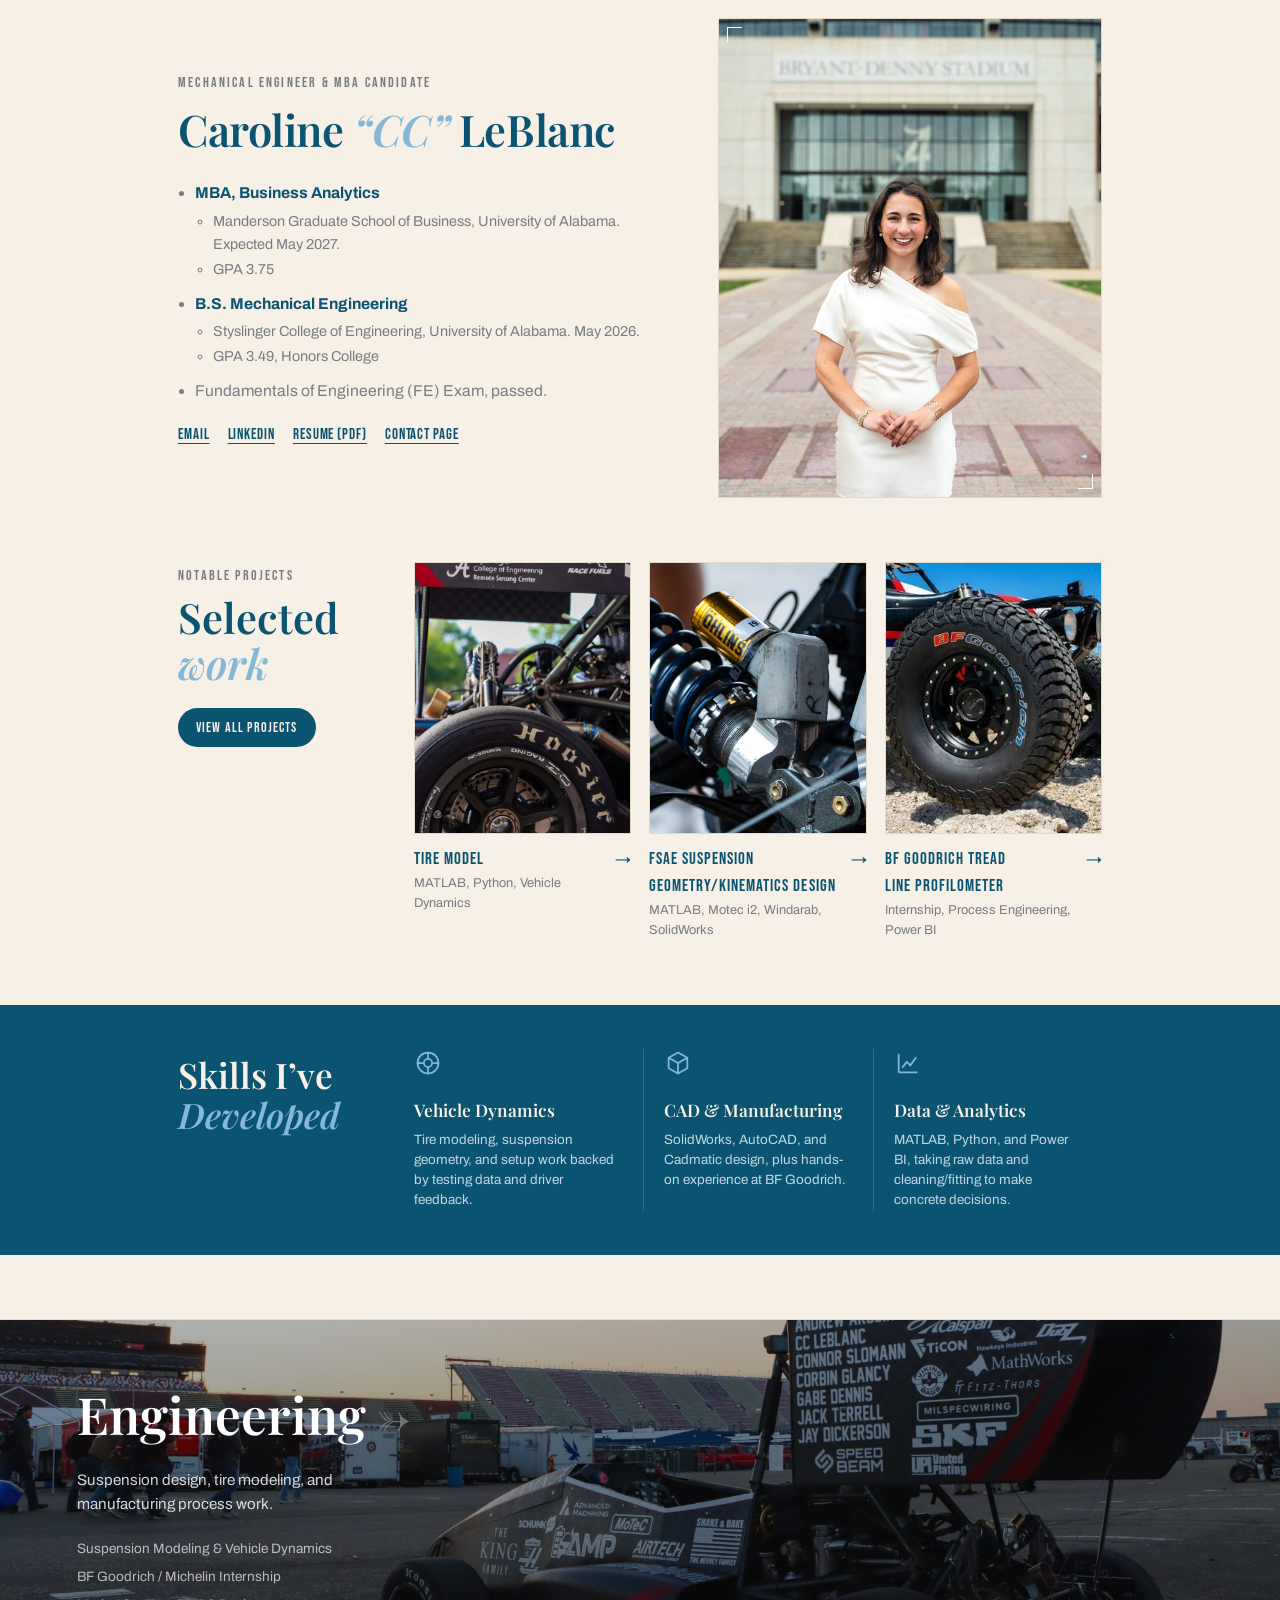
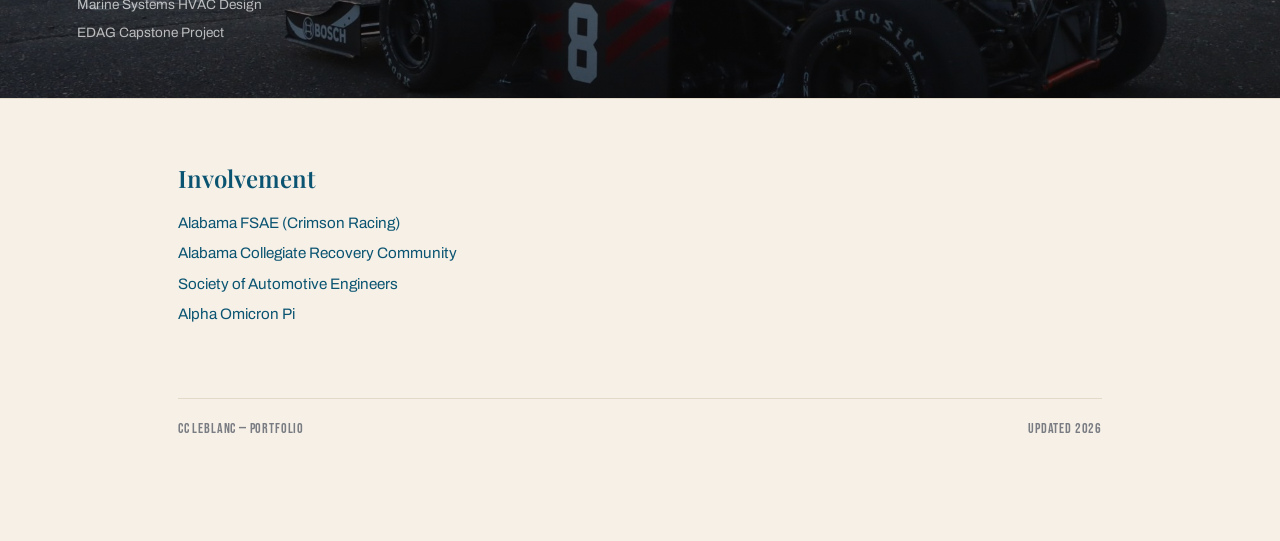
<file: index.html>
<!doctype html>
<html lang="en">
<head>
<meta charset="utf-8">
<meta name="viewport" content="width=device-width, initial-scale=1">
<title>CC LeBlanc - Drafts</title>
<link rel="stylesheet" href="https://fonts.googleapis.com/css2?family=Playfair+Display:ital,wght@0,500;0,600;0,700;1,500;1,600&family=Archivo:wght@400;500;600;700&family=Bebas+Neue&display=swap">
<link rel="stylesheet" href="css/style.css">
</head>
<body>

<main>

    <div class="hero">
      <div>
        <span class="eyebrow">Mechanical Engineer &amp; MBA Candidate</span>
        <h1 class="serif">Caroline <em>“CC”</em> LeBlanc</h1>
        <ul class="bio-edu">
          <li><strong>MBA, Business Analytics</strong>
            <ul>
              <li>Manderson Graduate School of Business, University of Alabama. Expected May 2027.</li>
              <li>GPA 3.75</li>
            </ul>
          </li>
          <li><strong>B.S. Mechanical Engineering</strong>
            <ul>
              <li>Styslinger College of Engineering, University of Alabama. May 2026.</li>
              <li>GPA 3.49, Honors College</li>
            </ul>
          </li>
          <li>Fundamentals of Engineering (FE) Exam, passed.</li>
        </ul>
        <div class="hero-links">
          <a href="mailto:caroline.leblanc152@gmail.com">Email</a>
          <a href="https://www.linkedin.com/in/carolinecleblanc" target="_blank" rel="noopener">LinkedIn</a>
          <a href="resume.pdf" target="_blank" rel="noopener">Resume (PDF)</a>
          <a href="contact.html">Contact page</a>
        </div>
      </div>
      <div class="frame">
        <img src="images/headshot.jpg" alt="Caroline &quot;CC&quot; LeBlanc standing in front of Bryant-Denny Stadium">
      </div>
    </div>

    <!-- NOTABLE PROJECTS -->
    <section class="notable" aria-labelledby="notable-title">
      <div>
        <span class="eyebrow">Notable Projects</span>
        <h2 id="notable-title">Selected <em>work</em></h2>
        <a class="pill" href="engineering/index.html">View all projects</a>
      </div>
      <div class="notable-grid">
        <a class="n-card" href="engineering/tire-model.html">
          <div class="n-cover">
            <img src="images/engineering.jpg" alt="Hoosier racing tire on Crimson Racing FSAE car" style="object-position:center 88%;">
          </div>
          <div class="n-meta">
            <div><h3>Tire Model</h3><p>MATLAB, Python, Vehicle Dynamics</p></div>
            <span class="arrow" aria-hidden="true">→</span>
          </div>
        </a>
        <a class="n-card" href="engineering/suspension.html">
          <div class="n-cover">
            <img src="images/Suspensiongeo.jpg" alt="Alabama FSAE CR26I Rear Suspension" style="object-position:center 88%;">
          </div>
          <div class="n-meta">
            <div><h3>FSAE Suspension Geometry/Kinematics Design</h3><p>MATLAB, Motec i2, Windarab, SolidWorks</p></div>
            <span class="arrow" aria-hidden="true">→</span>
          </div>
        </a>
        <a class="n-card" href="engineering/bf-goodrich.html">
          <div class="n-cover">
            <img src="images/bfgtire.jpg" alt="BFGoodrich Baja Tire" style="object-position:center 88%;">
          </div>
          <div class="n-meta">
            <div><h3>BF Goodrich Tread Line Profilometer</h3><p>Internship, Process Engineering, Power BI</p></div>
            <span class="arrow" aria-hidden="true">→</span>
          </div>
        </a>
      </div>
    </section>

    <!-- SKILLS STRIP -->
    <section class="skills" aria-labelledby="skills-title">
      <div class="skills-inner">
        <div>
          <h2 id="skills-title">Skills I&rsquo;ve <em>Developed</em></h2>
        </div>
        <div class="skill-grid">
          <div class="skill">
            <svg viewBox="0 0 24 24" fill="none" stroke="currentColor" stroke-width="1.5" aria-hidden="true"><circle cx="12" cy="12" r="9"/><circle cx="12" cy="12" r="3.5"/><path d="M12 3v5.5M12 15.5V21M3 12h5.5M15.5 12H21"/></svg>
            <h3>Vehicle Dynamics</h3>
            <p>Tire modeling, suspension geometry, and setup work backed by testing data and driver feedback.</p>
          </div>
          <div class="skill">
            <svg viewBox="0 0 24 24" fill="none" stroke="currentColor" stroke-width="1.5" aria-hidden="true"><path d="M12 3l8 4.5v9L12 21l-8-4.5v-9z"/><path d="M4 7.5l8 4.5 8-4.5M12 12v9"/></svg>
            <h3>CAD &amp; Manufacturing</h3>
            <p>SolidWorks, AutoCAD, and Cadmatic design, plus hands-on experience at BF Goodrich.</p>
          </div>
          <div class="skill">
            <svg viewBox="0 0 24 24" fill="none" stroke="currentColor" stroke-width="1.5" aria-hidden="true"><path d="M4 20V4M4 20h16"/><path d="M7 16l4-5 3 3 5-7"/></svg>
            <h3>Data &amp; Analytics</h3>
            <p>MATLAB, Python, and Power BI, taking raw data and cleaning/fitting to make concrete decisions.</p>
          </div>
        </div>
      </div>
    </section>

    <div class="fork">
      <a class="fork-half eng" href="engineering/index.html">
        <div class="fork-bg"></div>
        <div class="fork-content">
          <h2>Engineering<span class="arrow">→</span></h2>
          <p class="fork-tagline">Suspension design, tire modeling, and manufacturing process work.</p>
          <div class="fork-chips">
            <span>Suspension Modeling &amp; Vehicle Dynamics</span>
            <span>BF Goodrich / Michelin Internship</span>
            <span>Marine Systems HVAC Design</span>
            <span>EDAG Capstone Project</span>
          </div>
        </div>
      </a>

      <!-- SAVING THIS FOR LATER
      <a class="fork-half creative" href="creative/index.html">
        <div class="fork-bg"></div>
        <div class="fork-content">
          <h2>Creative<span class="arrow">→</span></h2>
          <p class="fork-tagline">Building the brand, systems, and people behind a team's public face.</p>
          <div class="fork-chips">
            <span>Building the Comms Subteam</span>
            <span>Graphic Design</span>
            <span>Photography</span>
            <span>Videography</span>
          </div>
        </div>
      </a> -->
    </div>

    <div class="split" style="grid-template-columns:1fr;max-width:56ch;">
      <div class="block">
        <h3>Involvement</h3>
        <div class="involve-list">
          <div>Alabama FSAE (Crimson Racing)</div>
          <div>Alabama Collegiate Recovery Community</div>
          <div>Society of Automotive Engineers</div>
          <div>Alpha Omicron Pi</div>
        </div>
      </div>
    </div>

    <footer class="pagefoot">
      <span>CC LeBlanc — Portfolio</span>
      <span>Updated 2026</span>
    </footer>

</main>

<script>
  // The site used to be one page with #links (e.g. /#tire-model).
  // Send anyone with an old bookmark to the matching new page.
  (function(){
    var old = {"engineering":"engineering/index.html", "tire-model":"engineering/tire-model.html", "suspension":"engineering/suspension.html", "manufacturing":"engineering/bf-goodrich.html", "eng-other":"engineering/marine-edag.html", "creative":"creative/index.html", "creative-team":"creative/comms-subteam.html", "creative-design":"creative/graphic-design.html", "creative-photo":"creative/photography.html", "creative-video":"creative/videography.html", "contact":"contact.html"};
    var to = old[location.hash.slice(1)];
    if(to) location.replace(to);
  })();
</script>

</body>
</html>
</file>
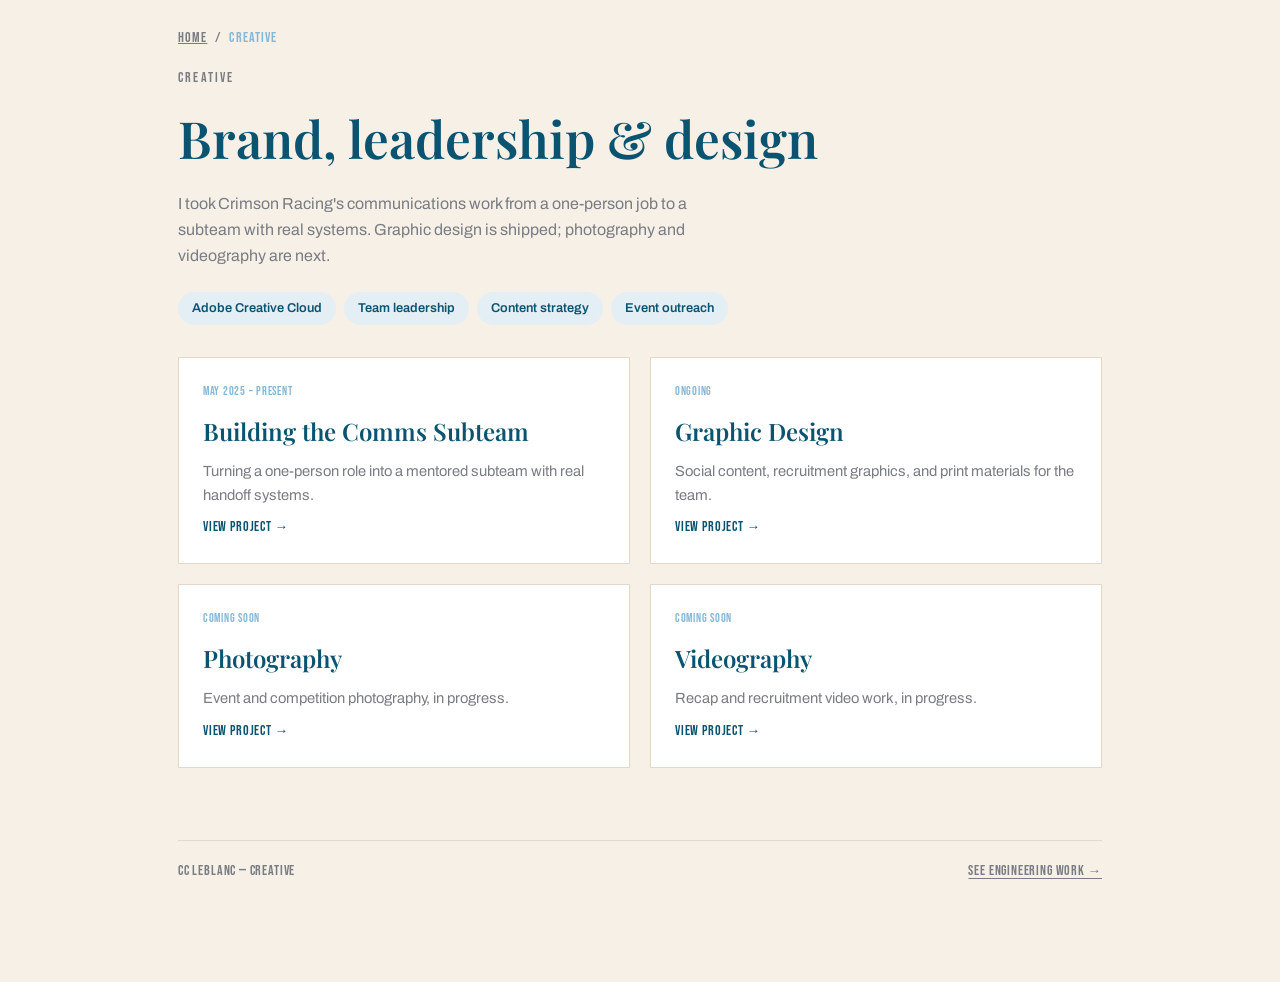
<file: creative/index.html>
<!doctype html>
<html lang="en">
<head>
<meta charset="utf-8">
<meta name="viewport" content="width=device-width, initial-scale=1">
<title>Creative · CC LeBlanc</title>
<link rel="stylesheet" href="https://fonts.googleapis.com/css2?family=Playfair+Display:ital,wght@0,500;0,600;0,700;1,500;1,600&family=Archivo:wght@400;500;600;700&family=Bebas+Neue&display=swap">
<link rel="stylesheet" href="../css/style.css">
</head>
<body>

<main data-parent="creative">

    <div class="crumbs creative"><a href="../index.html">Home</a><span>/</span><span class="cur">Creative</span></div>
    <div class="hub-head">
      <span class="eyebrow creative">Creative</span>
      <h1>Brand, leadership &amp; design</h1>
      <p>I took Crimson Racing's communications work from a one-person job to a subteam with real systems. Graphic design is shipped; photography and videography are next.</p>
      <div class="tool-strip">
        <span>Adobe Creative Cloud</span><span>Team leadership</span><span>Content strategy</span><span>Event outreach</span>
      </div>
    </div>

    <div class="card-grid">
      <a class="proj-card creative" href="comms-subteam.html">
        <span class="tag">May 2025 – present</span>
        <h3>Building the Comms Subteam</h3>
        <p>Turning a one-person role into a mentored subteam with real handoff systems.</p>
        <span class="go">View project →</span>
      </a>
      <a class="proj-card creative" href="graphic-design.html">
        <span class="tag">Ongoing</span>
        <h3>Graphic Design</h3>
        <p>Social content, recruitment graphics, and print materials for the team.</p>
        <span class="go">View project →</span>
      </a>
      <a class="proj-card creative" href="photography.html">
        <span class="tag">Coming soon</span>
        <h3>Photography</h3>
        <p>Event and competition photography, in progress.</p>
        <span class="go">View project →</span>
      </a>
      <a class="proj-card creative" href="videography.html">
        <span class="tag">Coming soon</span>
        <h3>Videography</h3>
        <p>Recap and recruitment video work, in progress.</p>
        <span class="go">View project →</span>
      </a>
    </div>

    <footer class="pagefoot">
      <span>CC LeBlanc — Creative</span>
      <a href="../engineering/index.html">See Engineering work →</a>
    </footer>

</main>

</body>
</html>
</file>
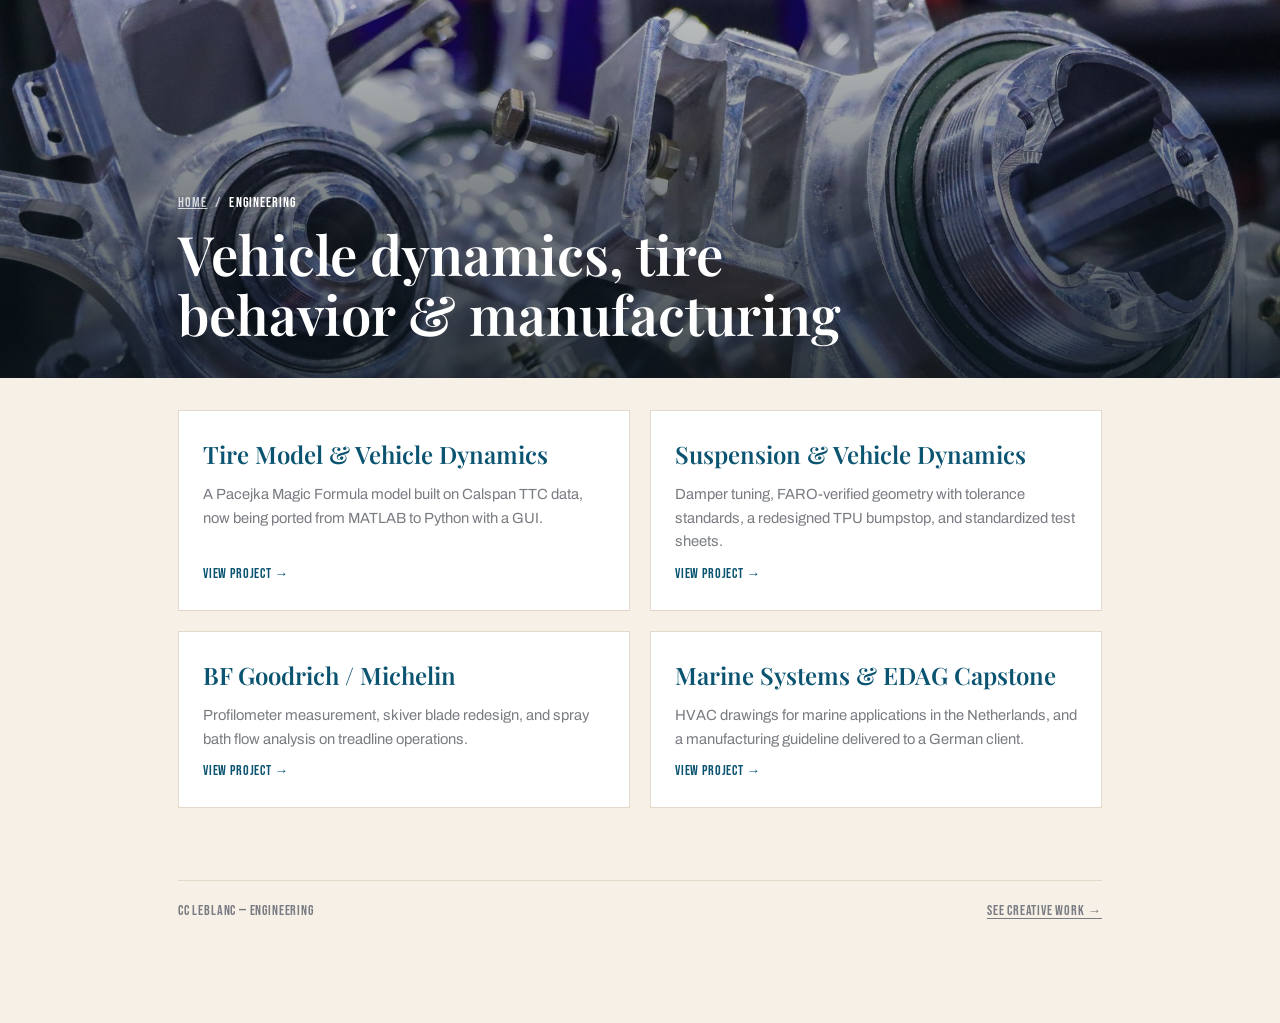
<file: engineering/index.html>
<!doctype html>
<html lang="en">
<head>
<meta charset="utf-8">
<meta name="viewport" content="width=device-width, initial-scale=1">
<title>Engineering · CC LeBlanc</title>
<link rel="stylesheet" href="https://fonts.googleapis.com/css2?family=Playfair+Display:ital,wght@0,500;0,600;0,700;1,500;1,600&family=Archivo:wght@400;500;600;700&family=Bebas+Neue&display=swap">
<link rel="stylesheet" href="../css/style.css">
</head>
<body>

<main data-parent="engineering">

    <header class="hub-hero" style="background-image:url('../images/engineering-header.jpg')">
      <div class="hub-hero-inner">
        <div class="crumbs eng"><a href="../index.html">Home</a><span>/</span><span class="cur">Engineering</span></div>
        <h1>Vehicle dynamics, tire behavior &amp; manufacturing</h1>
      </div>
    </header>

    <div class="card-grid">
      <a class="proj-card eng" href="tire-model.html">
        <h3>Tire Model &amp; Vehicle Dynamics</h3>
        <p>A Pacejka Magic Formula model built on Calspan TTC data, now being ported from MATLAB to Python with a GUI.</p>
        <span class="go">View project →</span>
      </a>
      <a class="proj-card eng" href="suspension.html">
        <h3>Suspension &amp; Vehicle Dynamics</h3>
        <p>Damper tuning, FARO-verified geometry with tolerance standards, a redesigned TPU bumpstop, and standardized test sheets.</p>
        <span class="go">View project →</span>
      </a>
      <a class="proj-card eng" href="bf-goodrich.html">
        <h3>BF Goodrich / Michelin</h3>
        <p>Profilometer measurement, skiver blade redesign, and spray bath flow analysis on treadline operations.</p>
        <span class="go">View project →</span>
      </a>
      <a class="proj-card eng" href="marine-edag.html">
        <h3>Marine Systems &amp; EDAG Capstone</h3>
        <p>HVAC drawings for marine applications in the Netherlands, and a manufacturing guideline delivered to a German client.</p>
        <span class="go">View project →</span>
      </a>
    </div>

    <footer class="pagefoot">
      <span>CC LeBlanc — Engineering</span>
      <a href="../creative/index.html">See Creative work →</a>
    </footer>

</main>

</body>
</html>
</file>
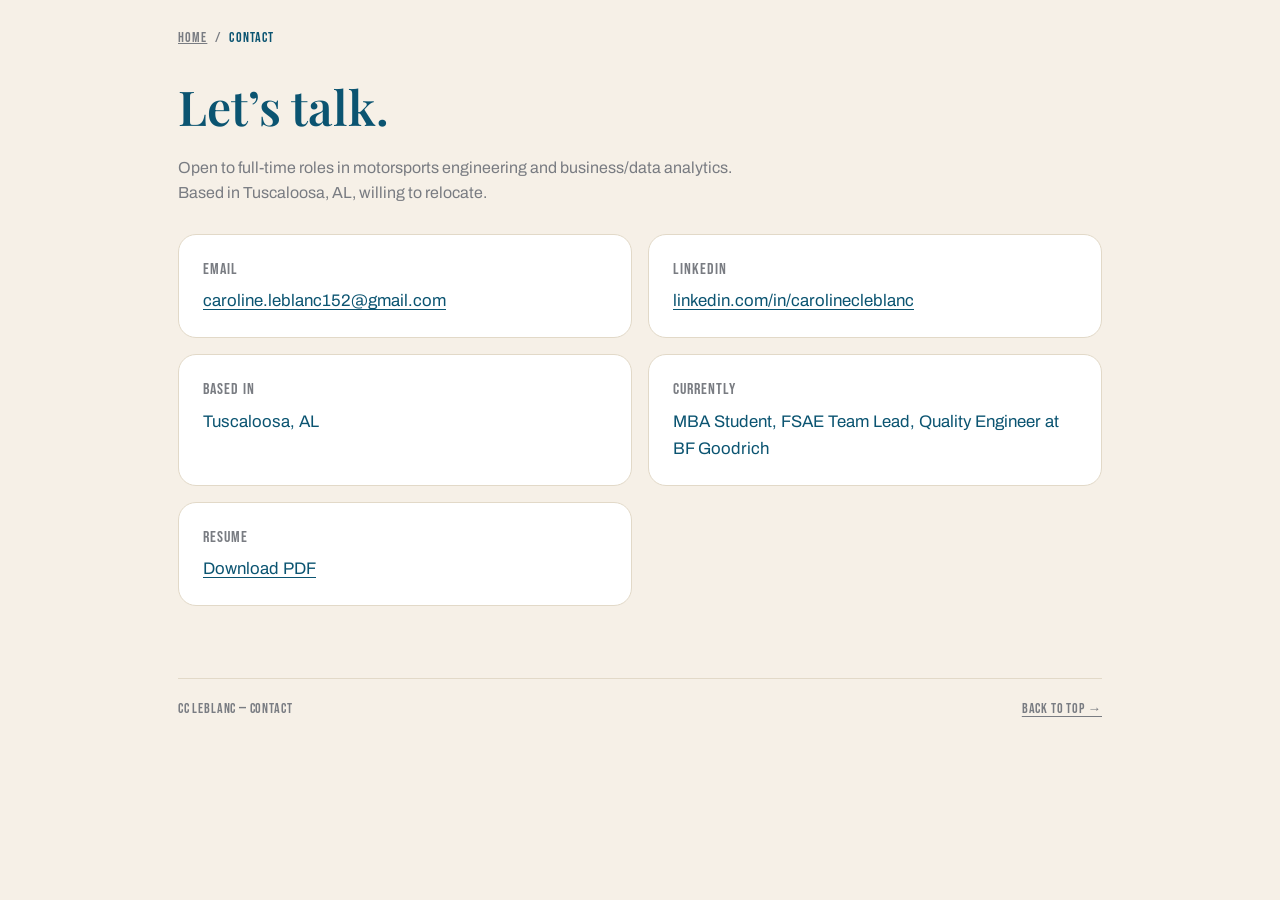
<file: contact.html>
<!doctype html>
<html lang="en">
<head>
<meta charset="utf-8">
<meta name="viewport" content="width=device-width, initial-scale=1">
<title>Contact · CC LeBlanc</title>
<link rel="stylesheet" href="https://fonts.googleapis.com/css2?family=Playfair+Display:ital,wght@0,500;0,600;0,700;1,500;1,600&family=Archivo:wght@400;500;600;700&family=Bebas+Neue&display=swap">
<link rel="stylesheet" href="css/style.css">
</head>
<body>

<main>

    <div class="crumbs"><a href="index.html">Home</a><span>/</span><span class="cur">Contact</span></div>
    <div class="detail-head">
      <h1>Let’s talk.</h1>
      <p class="sub">Open to full-time roles in motorsports engineering and business/data analytics. Based in Tuscaloosa, AL, willing to relocate.</p>
    </div>
    <div class="contact-grid">
      <div class="contact-card">
        <span class="k">Email</span>
        <span class="v"><a href="mailto:caroline.leblanc152@gmail.com">caroline.leblanc152@gmail.com</a></span>
      </div>
      <div class="contact-card">
        <span class="k">LinkedIn</span>
        <span class="v"><a href="https://www.linkedin.com/in/carolinecleblanc" target="_blank" rel="noopener">linkedin.com/in/carolinecleblanc</a></span>
      </div>
      <div class="contact-card">
        <span class="k">Based in</span>
        <span class="v">Tuscaloosa, AL</span>
      </div>
      <div class="contact-card">
        <span class="k">Currently</span>
        <span class="v">MBA Student, FSAE Team Lead, Quality Engineer at BF Goodrich</span>
      </div>
      <div class="contact-card">
        <span class="k">Resume</span>
        <span class="v"><a href="resume.pdf" target="_blank" rel="noopener">Download PDF</a></span>
      </div>
    </div>
    <footer class="pagefoot">
      <span>CC LeBlanc — Contact</span>
      <a href="index.html">Back to top →</a>
    </footer>

</main>

</body>
</html>
</file>
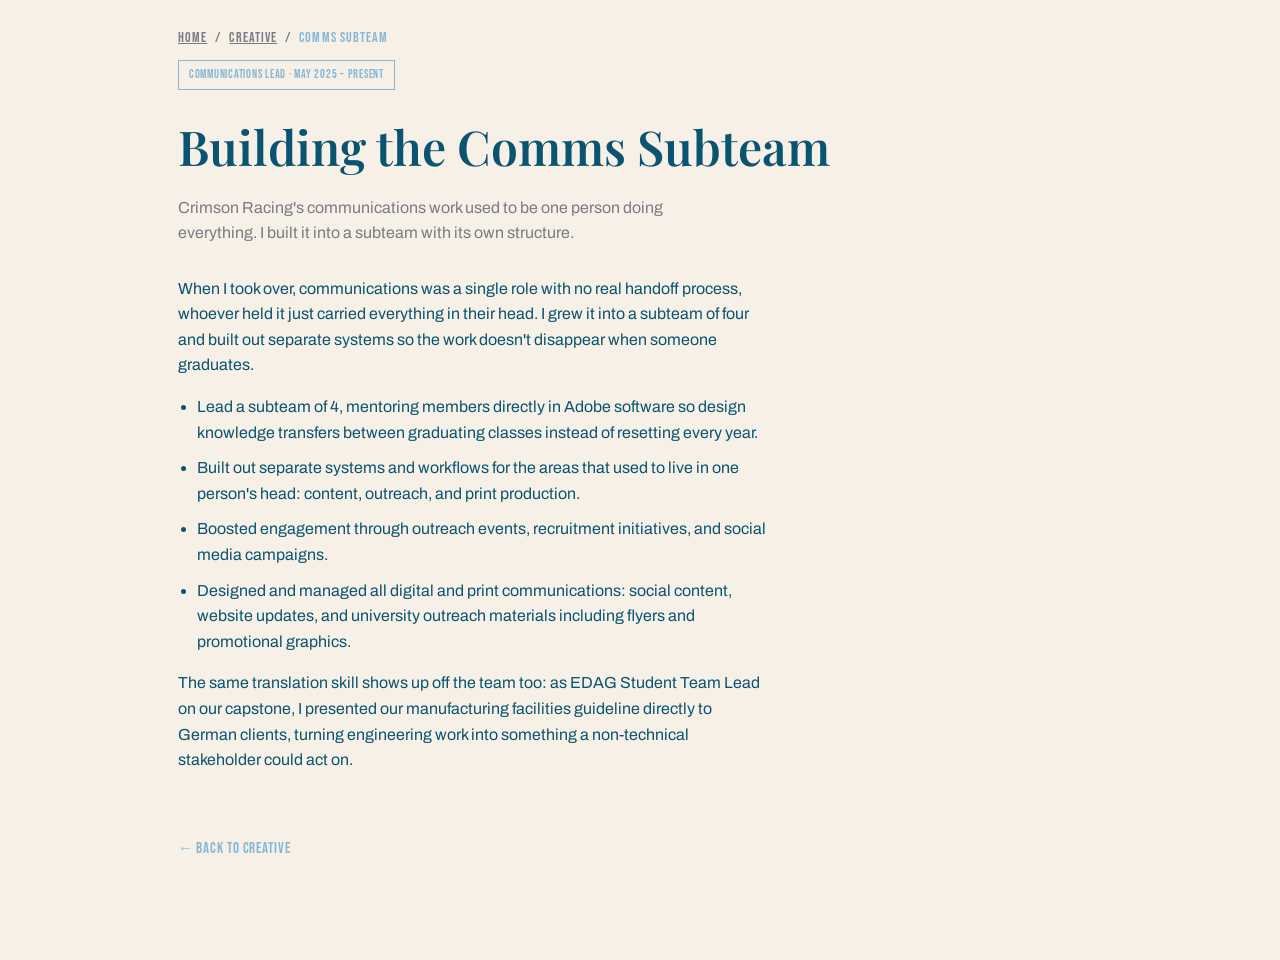
<file: creative/comms-subteam.html>
<!doctype html>
<html lang="en">
<head>
<meta charset="utf-8">
<meta name="viewport" content="width=device-width, initial-scale=1">
<title>Comms Subteam · CC LeBlanc</title>
<link rel="stylesheet" href="https://fonts.googleapis.com/css2?family=Playfair+Display:ital,wght@0,500;0,600;0,700;1,500;1,600&family=Archivo:wght@400;500;600;700&family=Bebas+Neue&display=swap">
<link rel="stylesheet" href="../css/style.css">
</head>
<body>

<main data-parent="creative">

    <div class="crumbs creative"><a href="../index.html">Home</a><span>/</span><a href="index.html">Creative</a><span>/</span><span class="cur">Comms Subteam</span></div>
    <div class="detail-head">
      <span class="status creative">Communications Lead · May 2025 – present</span>
      <h1>Building the Comms Subteam</h1>
      <p class="sub">Crimson Racing's communications work used to be one person doing everything. I built it into a subteam with its own structure.</p>
    </div>
    <div class="prose">
      <p>When I took over, communications was a single role with no real handoff process, whoever held it just carried everything in their head. I grew it into a subteam of four and built out separate systems so the work doesn't disappear when someone graduates.</p>
      <ul>
        <li>Lead a subteam of 4, mentoring members directly in Adobe software so design knowledge transfers between graduating classes instead of resetting every year.</li>
        <li>Built out separate systems and workflows for the areas that used to live in one person's head: content, outreach, and print production.</li>
        <li>Boosted engagement through outreach events, recruitment initiatives, and social media campaigns.</li>
        <li>Designed and managed all digital and print communications: social content, website updates, and university outreach materials including flyers and promotional graphics.</li>
      </ul>
      <p>The same translation skill shows up off the team too: as EDAG Student Team Lead on our capstone, I presented our manufacturing facilities guideline directly to German clients, turning engineering work into something a non-technical stakeholder could act on.</p>
    </div>
    <a class="back" href="index.html">← Back to Creative</a>

</main>

</body>
</html>
</file>
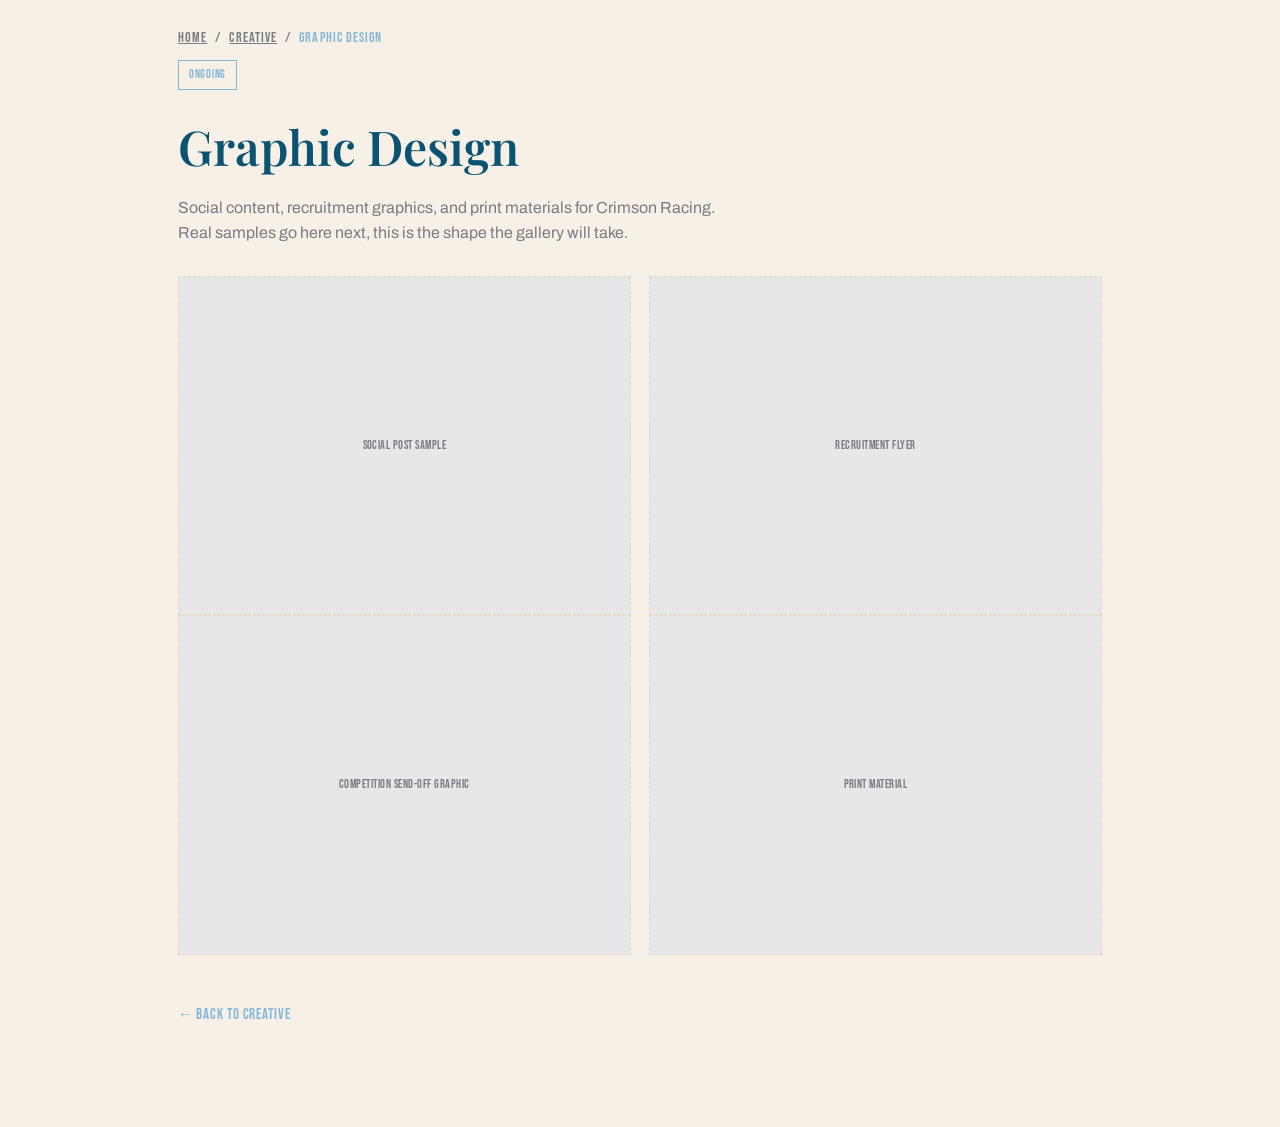
<file: creative/graphic-design.html>
<!doctype html>
<html lang="en">
<head>
<meta charset="utf-8">
<meta name="viewport" content="width=device-width, initial-scale=1">
<title>Graphic Design · CC LeBlanc</title>
<link rel="stylesheet" href="https://fonts.googleapis.com/css2?family=Playfair+Display:ital,wght@0,500;0,600;0,700;1,500;1,600&family=Archivo:wght@400;500;600;700&family=Bebas+Neue&display=swap">
<link rel="stylesheet" href="../css/style.css">
</head>
<body>

<main data-parent="creative">

    <div class="crumbs creative"><a href="../index.html">Home</a><span>/</span><a href="index.html">Creative</a><span>/</span><span class="cur">Graphic Design</span></div>
    <div class="detail-head">
      <span class="status creative">Ongoing</span>
      <h1>Graphic Design</h1>
      <p class="sub">Social content, recruitment graphics, and print materials for Crimson Racing. Real samples go here next, this is the shape the gallery will take.</p>
    </div>
    <div class="two-figs">
      <div class="fig"><span class="cap">Social post sample</span></div>
      <div class="fig"><span class="cap">Recruitment flyer</span></div>
    </div>
    <div class="two-figs" style="margin-top:0;">
      <div class="fig"><span class="cap">Competition send-off graphic</span></div>
      <div class="fig"><span class="cap">Print material</span></div>
    </div>
    <a class="back" href="index.html">← Back to Creative</a>

</main>

</body>
</html>
</file>
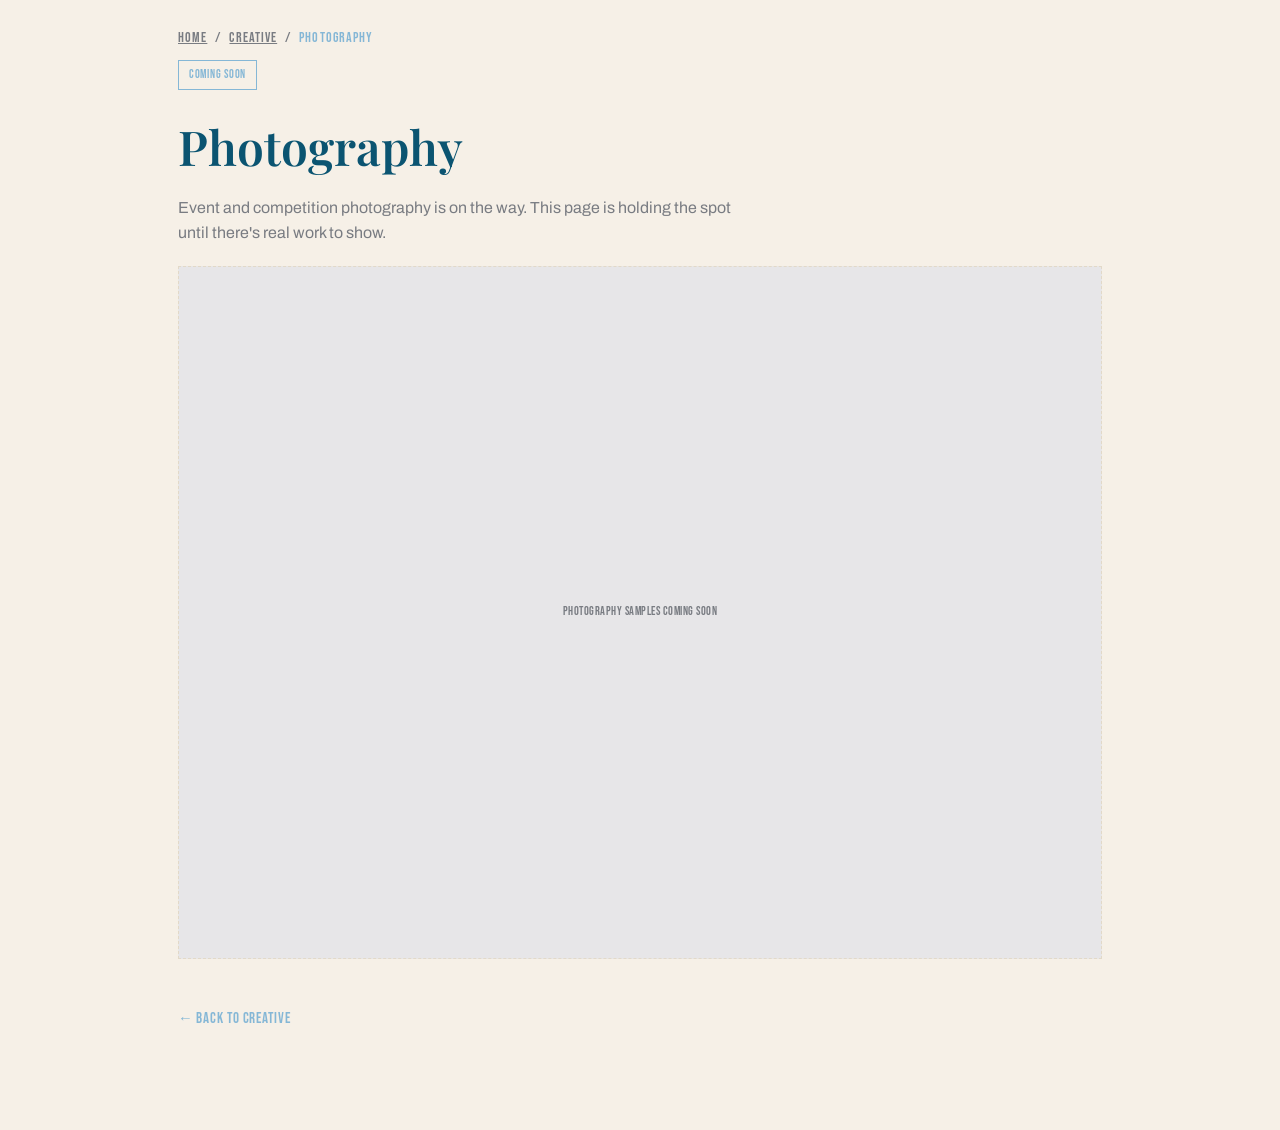
<file: creative/photography.html>
<!doctype html>
<html lang="en">
<head>
<meta charset="utf-8">
<meta name="viewport" content="width=device-width, initial-scale=1">
<title>Photography · CC LeBlanc</title>
<link rel="stylesheet" href="https://fonts.googleapis.com/css2?family=Playfair+Display:ital,wght@0,500;0,600;0,700;1,500;1,600&family=Archivo:wght@400;500;600;700&family=Bebas+Neue&display=swap">
<link rel="stylesheet" href="../css/style.css">
</head>
<body>

<main data-parent="creative">

    <div class="crumbs creative"><a href="../index.html">Home</a><span>/</span><a href="index.html">Creative</a><span>/</span><span class="cur">Photography</span></div>
    <div class="detail-head">
      <span class="status creative">Coming soon</span>
      <h1>Photography</h1>
      <p class="sub">Event and competition photography is on the way. This page is holding the spot until there's real work to show.</p>
    </div>
    <div class="fig" style="margin-top:20px;"><span class="cap">Photography samples coming soon</span></div>
    <a class="back" href="index.html">← Back to Creative</a>

</main>

</body>
</html>
</file>
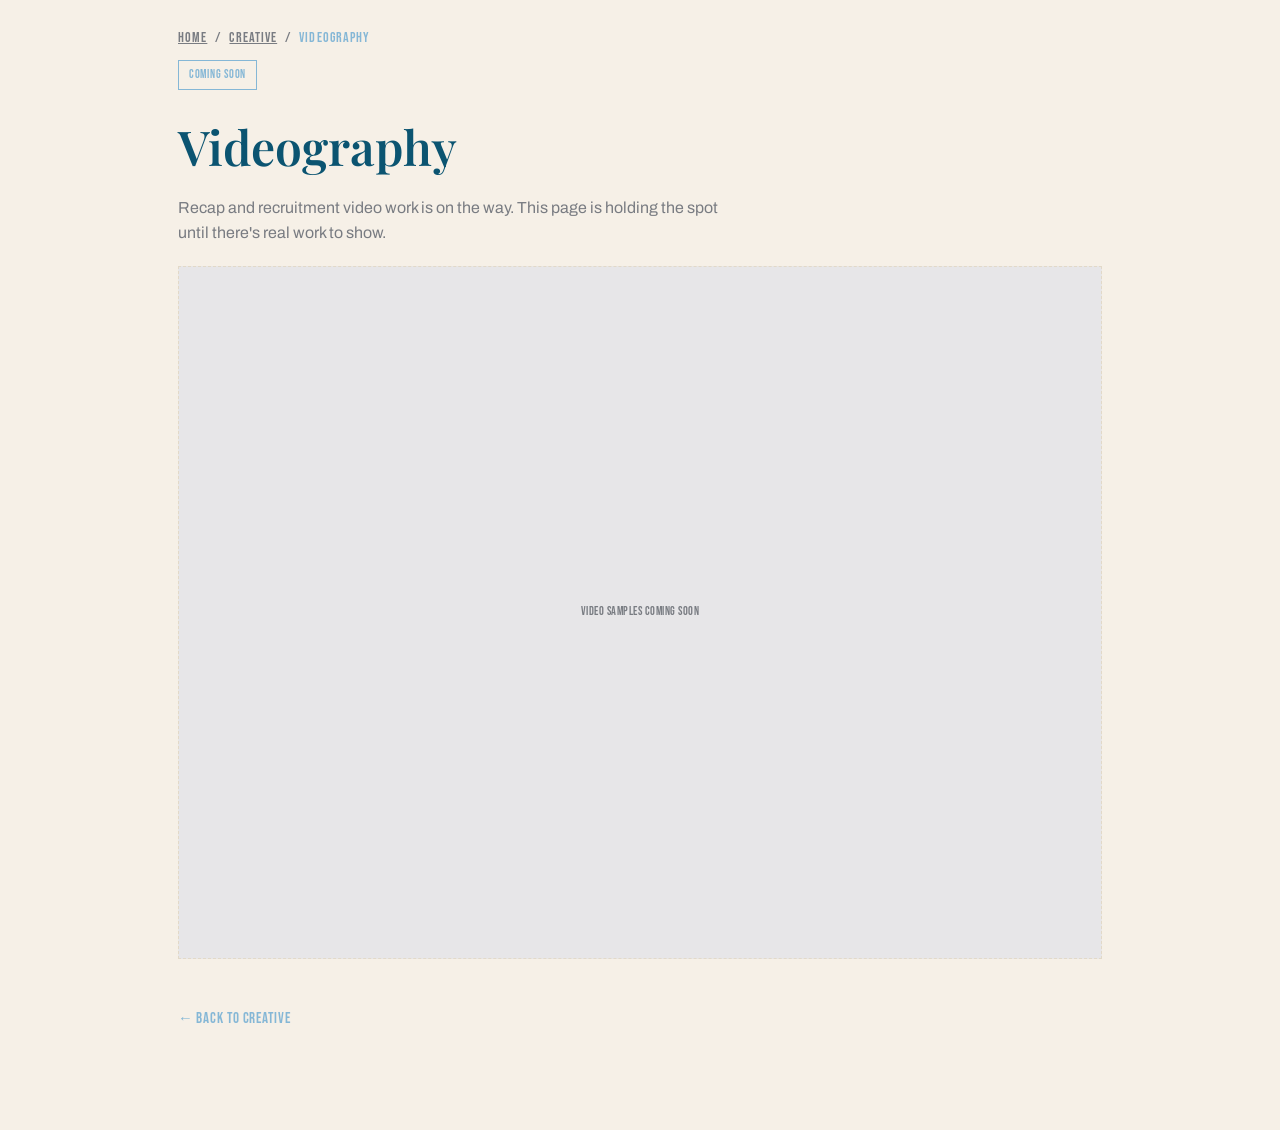
<file: creative/videography.html>
<!doctype html>
<html lang="en">
<head>
<meta charset="utf-8">
<meta name="viewport" content="width=device-width, initial-scale=1">
<title>Videography · CC LeBlanc</title>
<link rel="stylesheet" href="https://fonts.googleapis.com/css2?family=Playfair+Display:ital,wght@0,500;0,600;0,700;1,500;1,600&family=Archivo:wght@400;500;600;700&family=Bebas+Neue&display=swap">
<link rel="stylesheet" href="../css/style.css">
</head>
<body>

<main data-parent="creative">

    <div class="crumbs creative"><a href="../index.html">Home</a><span>/</span><a href="index.html">Creative</a><span>/</span><span class="cur">Videography</span></div>
    <div class="detail-head">
      <span class="status creative">Coming soon</span>
      <h1>Videography</h1>
      <p class="sub">Recap and recruitment video work is on the way. This page is holding the spot until there's real work to show.</p>
    </div>
    <div class="fig" style="margin-top:20px;"><span class="cap">Video samples coming soon</span></div>
    <a class="back" href="index.html">← Back to Creative</a>

</main>

</body>
</html>
</file>
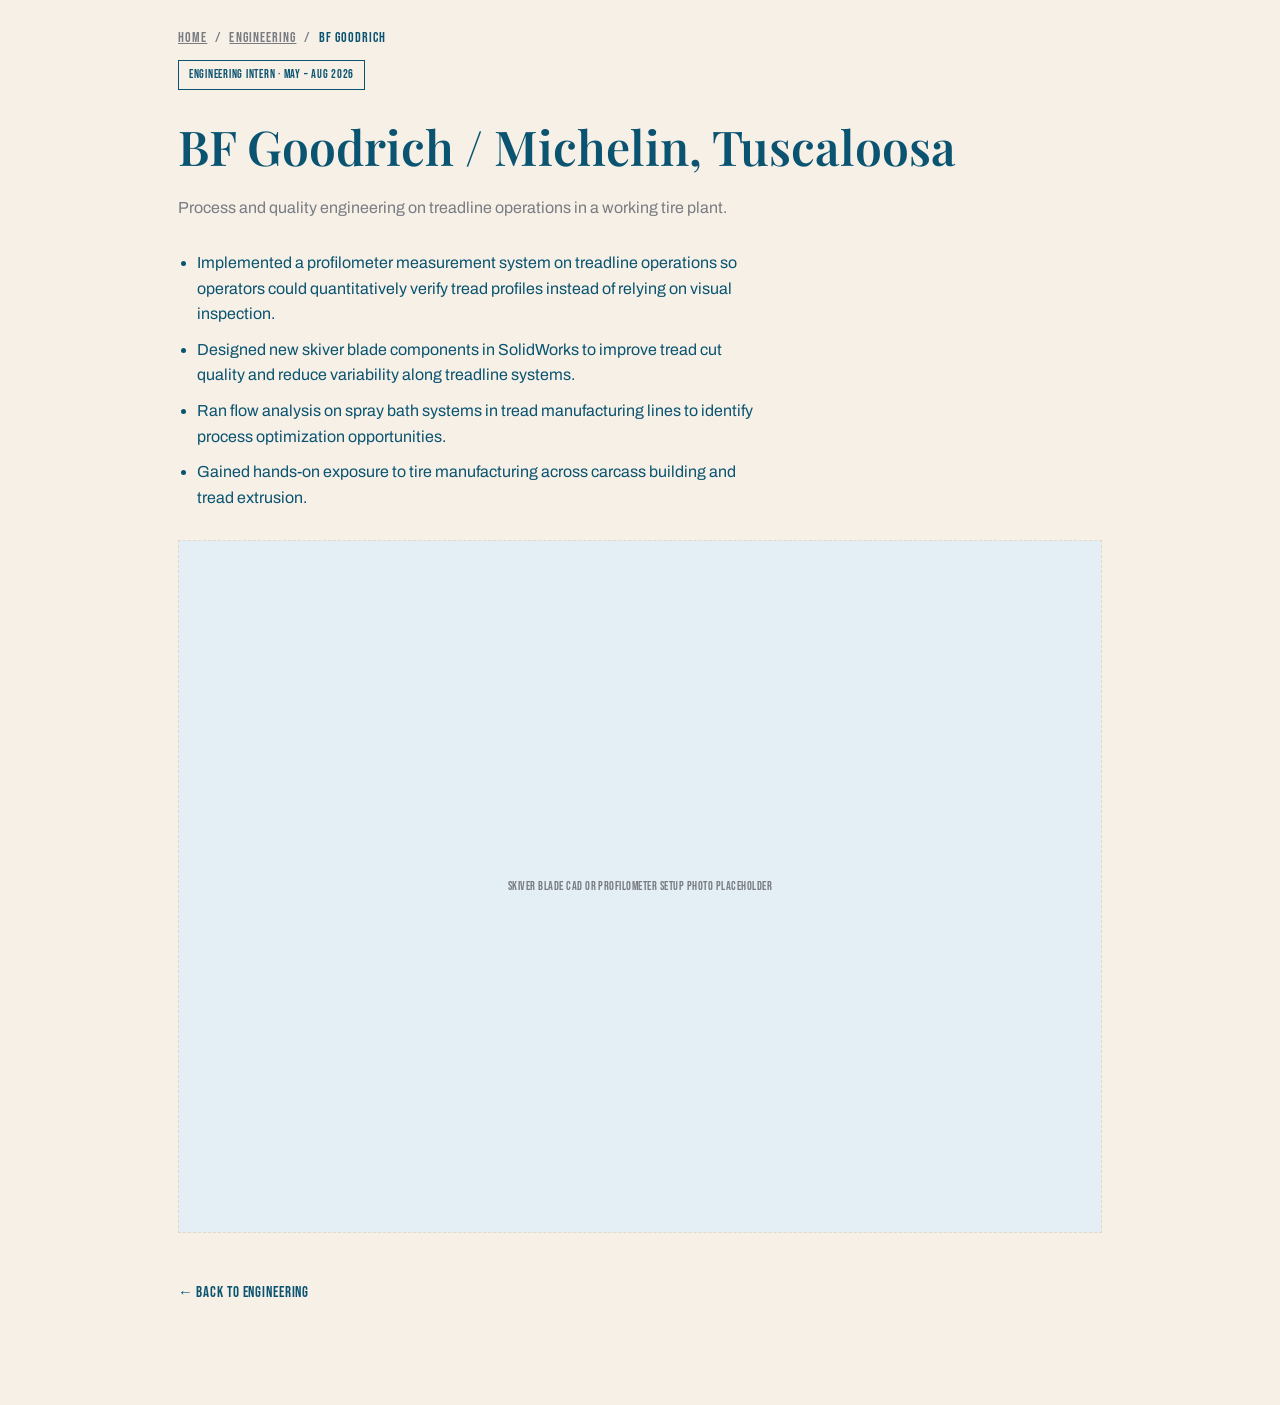
<file: engineering/bf-goodrich.html>
<!doctype html>
<html lang="en">
<head>
<meta charset="utf-8">
<meta name="viewport" content="width=device-width, initial-scale=1">
<title>BF Goodrich / Michelin · CC LeBlanc</title>
<link rel="stylesheet" href="https://fonts.googleapis.com/css2?family=Playfair+Display:ital,wght@0,500;0,600;0,700;1,500;1,600&family=Archivo:wght@400;500;600;700&family=Bebas+Neue&display=swap">
<link rel="stylesheet" href="../css/style.css">
</head>
<body>

<main data-parent="engineering">

    <div class="crumbs eng"><a href="../index.html">Home</a><span>/</span><a href="index.html">Engineering</a><span>/</span><span class="cur">BF Goodrich</span></div>
    <div class="detail-head">
      <span class="status eng">Engineering Intern · May – Aug 2026</span>
      <h1>BF Goodrich / Michelin, Tuscaloosa</h1>
      <p class="sub">Process and quality engineering on treadline operations in a working tire plant.</p>
    </div>
    <div class="prose">
      <ul>
        <li>Implemented a profilometer measurement system on treadline operations so operators could quantitatively verify tread profiles instead of relying on visual inspection.</li>
        <li>Designed new skiver blade components in SolidWorks to improve tread cut quality and reduce variability along treadline systems.</li>
        <li>Ran flow analysis on spray bath systems in tread manufacturing lines to identify process optimization opportunities.</li>
        <li>Gained hands-on exposure to tire manufacturing across carcass building and tread extrusion.</li>
      </ul>
    </div>
    <div class="fig" style="margin-top:30px;"><span class="cap">Skiver blade CAD or profilometer setup photo placeholder</span></div>
    <a class="back" href="index.html">← Back to Engineering</a>

</main>

</body>
</html>
</file>
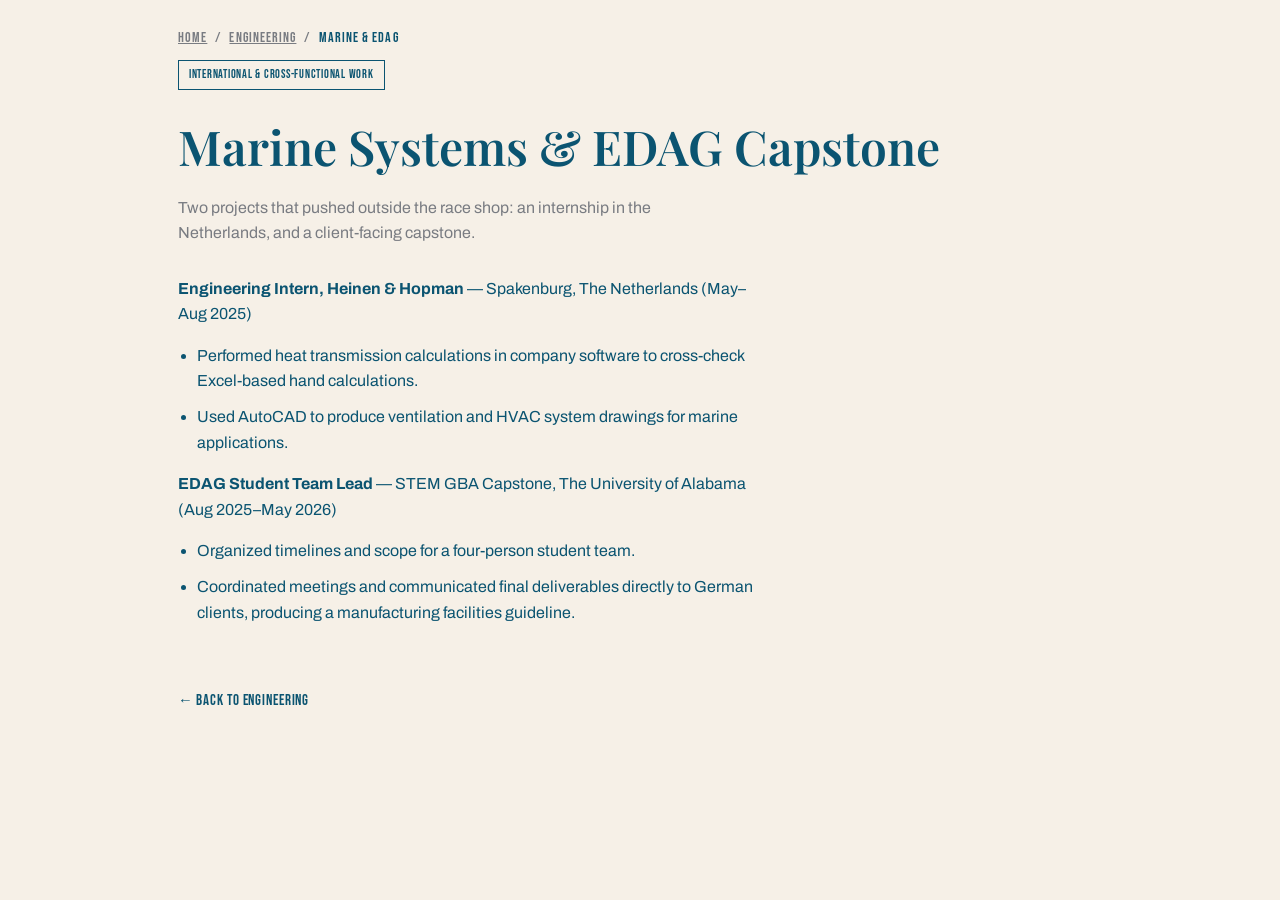
<file: engineering/marine-edag.html>
<!doctype html>
<html lang="en">
<head>
<meta charset="utf-8">
<meta name="viewport" content="width=device-width, initial-scale=1">
<title>Marine Systems &amp; EDAG · CC LeBlanc</title>
<link rel="stylesheet" href="https://fonts.googleapis.com/css2?family=Playfair+Display:ital,wght@0,500;0,600;0,700;1,500;1,600&family=Archivo:wght@400;500;600;700&family=Bebas+Neue&display=swap">
<link rel="stylesheet" href="../css/style.css">
</head>
<body>

<main data-parent="engineering">

    <div class="crumbs eng"><a href="../index.html">Home</a><span>/</span><a href="index.html">Engineering</a><span>/</span><span class="cur">Marine &amp; EDAG</span></div>
    <div class="detail-head">
      <span class="status eng">International &amp; cross-functional work</span>
      <h1>Marine Systems &amp; EDAG Capstone</h1>
      <p class="sub">Two projects that pushed outside the race shop: an internship in the Netherlands, and a client-facing capstone.</p>
    </div>
    <div class="prose">
      <p><strong>Engineering Intern, Heinen &amp; Hopman</strong> — Spakenburg, The Netherlands (May–Aug 2025)</p>
      <ul>
        <li>Performed heat transmission calculations in company software to cross-check Excel-based hand calculations.</li>
        <li>Used AutoCAD to produce ventilation and HVAC system drawings for marine applications.</li>
      </ul>
      <p><strong>EDAG Student Team Lead</strong> — STEM GBA Capstone, The University of Alabama (Aug 2025–May 2026)</p>
      <ul>
        <li>Organized timelines and scope for a four-person student team.</li>
        <li>Coordinated meetings and communicated final deliverables directly to German clients, producing a manufacturing facilities guideline.</li>
      </ul>
    </div>
    <a class="back" href="index.html">← Back to Engineering</a>

</main>

</body>
</html>
</file>
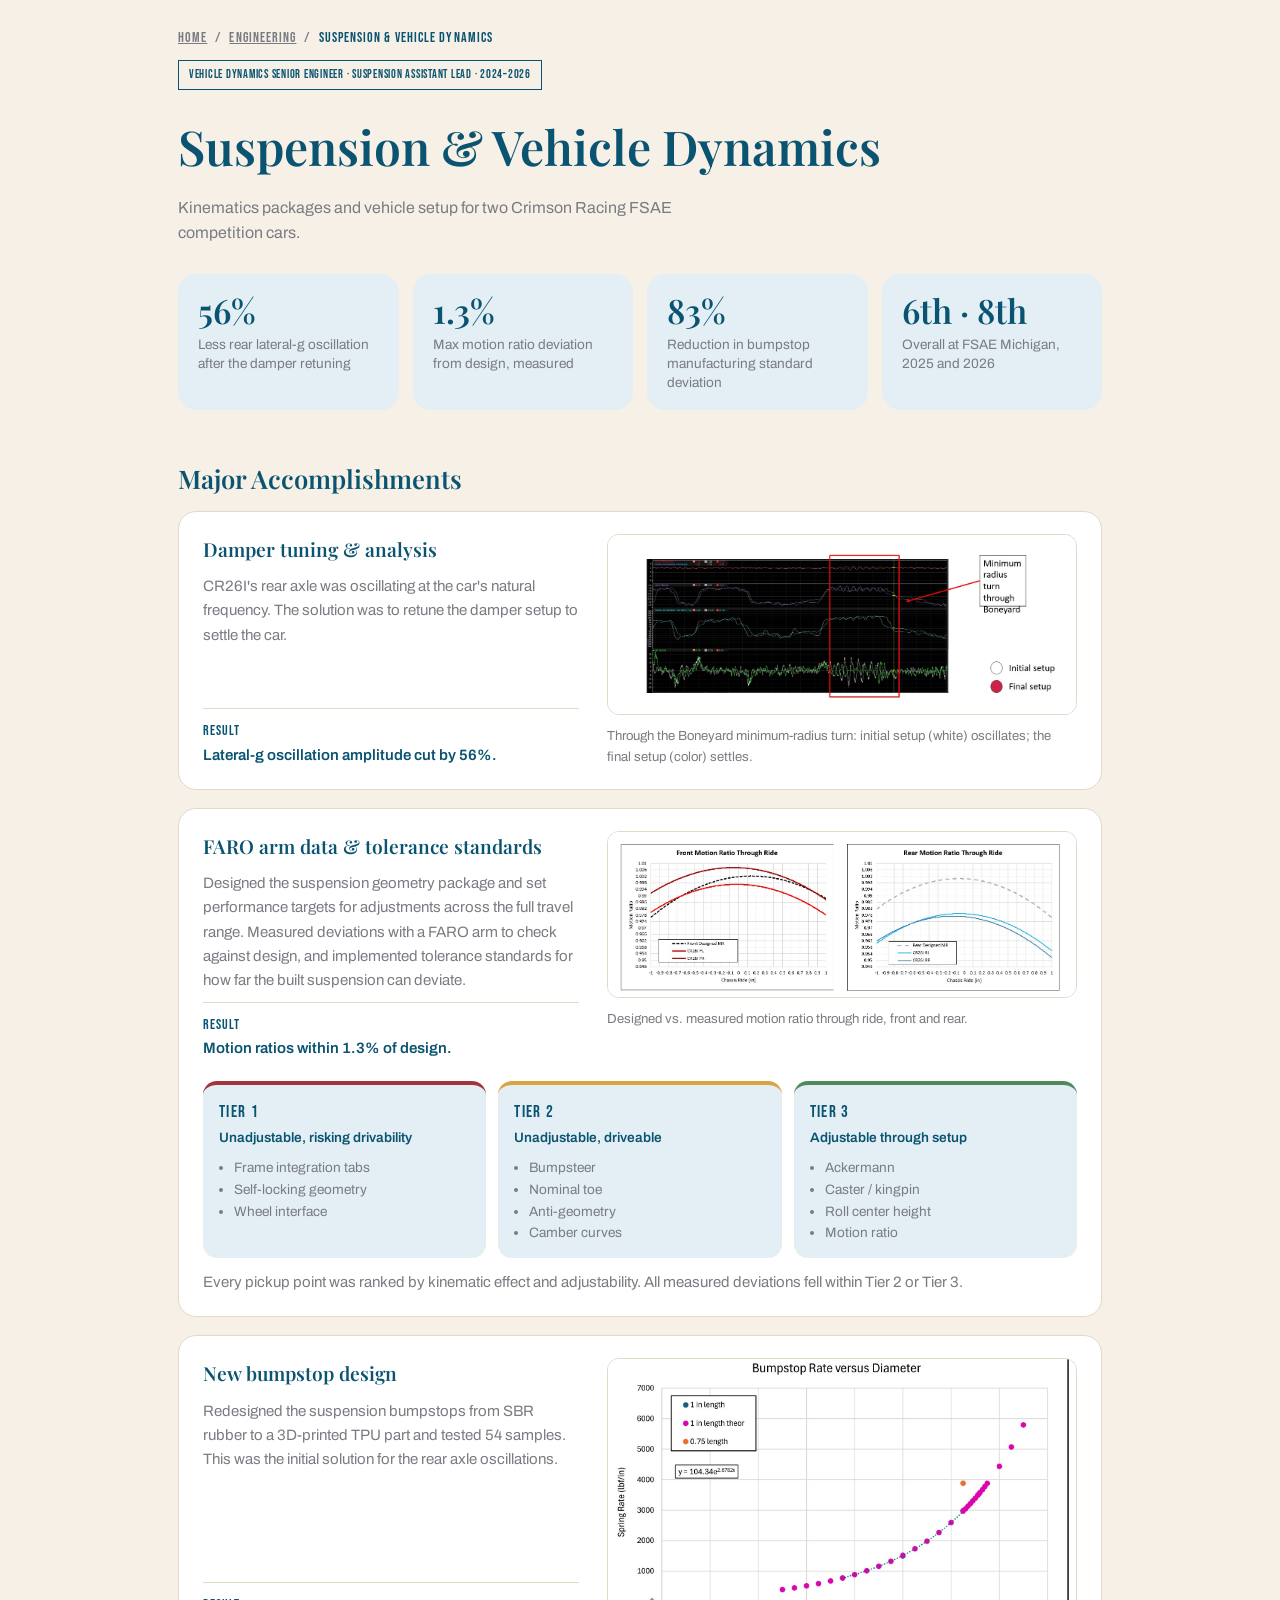
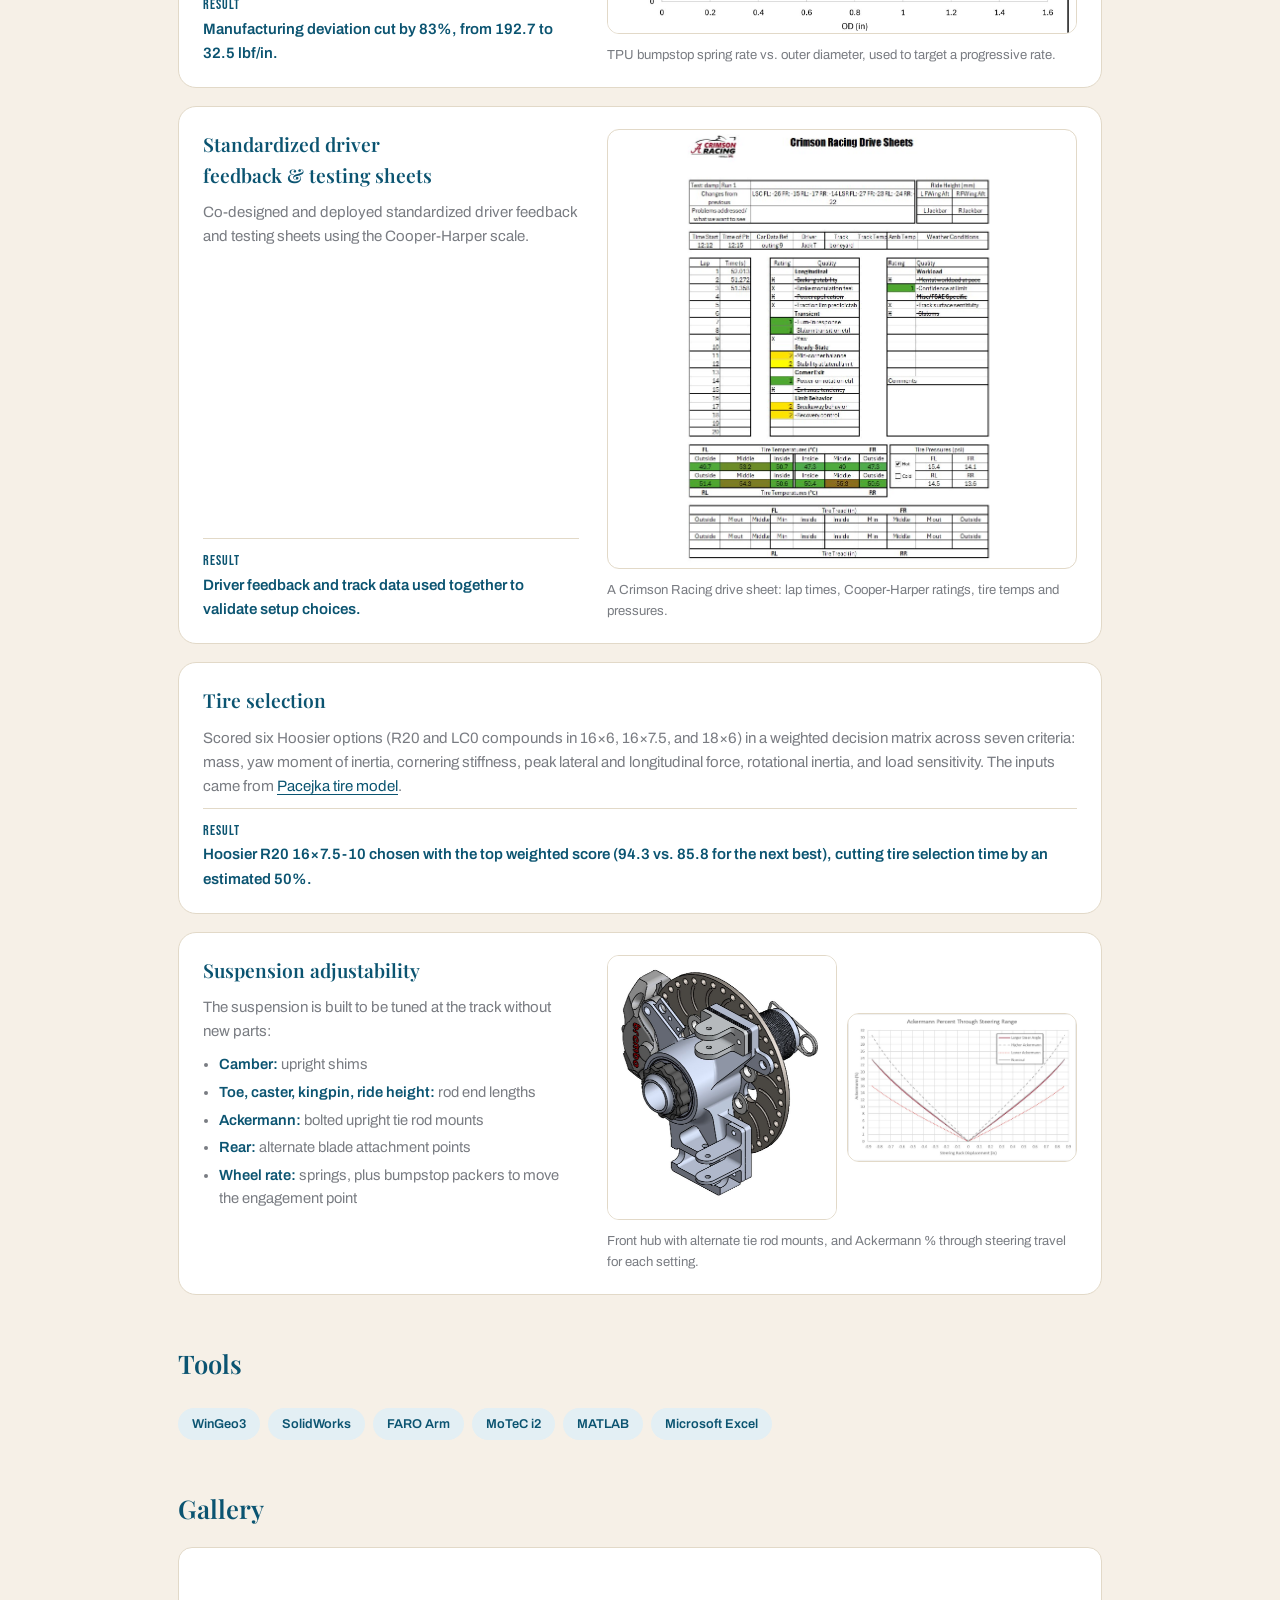
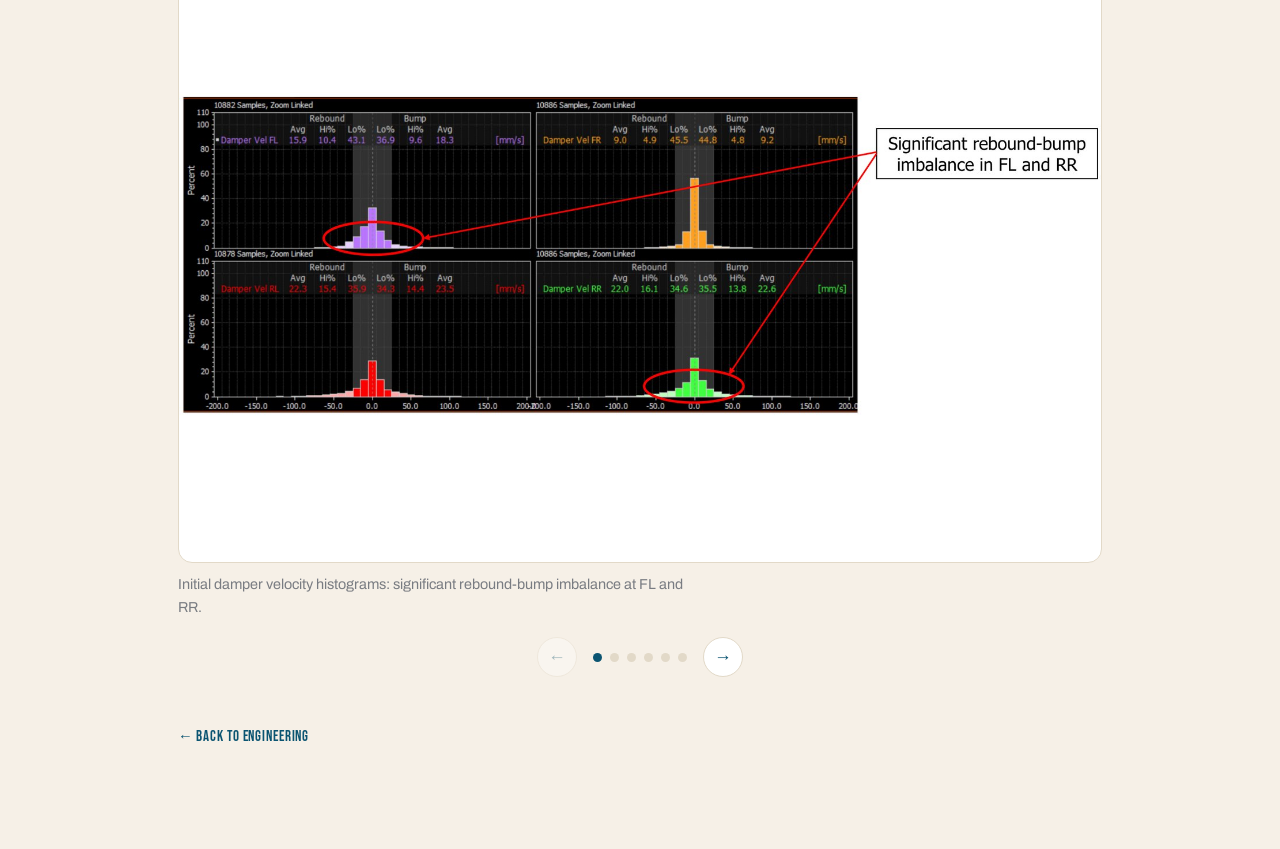
<file: engineering/suspension.html>
<!doctype html>
<html lang="en">
<head>
<meta charset="utf-8">
<meta name="viewport" content="width=device-width, initial-scale=1">
<title>Suspension &amp; Vehicle Dynamics · CC LeBlanc</title>
<link rel="stylesheet" href="https://fonts.googleapis.com/css2?family=Playfair+Display:ital,wght@0,500;0,600;0,700;1,500;1,600&family=Archivo:wght@400;500;600;700&family=Bebas+Neue&display=swap">
<link rel="stylesheet" href="../css/style.css">
</head>
<body>

<main data-parent="engineering">

    <div class="crumbs eng"><a href="../index.html">Home</a><span>/</span><a href="index.html">Engineering</a><span>/</span><span class="cur">Suspension &amp; Vehicle Dynamics</span></div>
    <div class="detail-head">
      <span class="status eng">Vehicle Dynamics Senior Engineer · Suspension Assistant Lead · 2024–2026</span>
      <h1>Suspension &amp; Vehicle Dynamics</h1>
      <p class="sub">Kinematics packages and vehicle setup for two Crimson Racing FSAE competition cars.</p>
    </div>

    <div class="stats">
      <div class="stat"><div class="num">56%</div><div class="lbl">Less rear lateral-g oscillation after the damper retuning</div></div>
      <div class="stat"><div class="num">1.3%</div><div class="lbl">Max motion ratio deviation from design, measured</div></div>
      <div class="stat"><div class="num">83%</div><div class="lbl">Reduction in bumpstop manufacturing standard deviation</div></div>
      <div class="stat"><div class="num">6th · 8th</div><div class="lbl">Overall at FSAE Michigan, 2025 and 2026</div></div>
    </div>

    <section class="prose">
      <h2>Major Accomplishments</h2>
    </section>

    <div class="wins">
      <article class="win has-fig">
        <div class="win-text">
          <h3>Damper tuning &amp; analysis</h3>
          <p>CR26I's rear axle was oscillating at the car's natural frequency. The solution was to retune the damper setup to settle the car.</p>
          <p class="result"><span>Result</span>Lateral-g oscillation amplitude cut by 56%.</p>
        </div>
        <figure class="win-fig">
          <a href="../images/suspension/damper-latg-trace.jpg" target="_blank" rel="noopener"><img src="../images/suspension/damper-latg-trace.jpg" alt="MoTeC data through the Boneyard minimum-radius turn: lateral g, yaw rate, and jounce oscillate heavily with the initial setup and settle with the final damper setup" loading="lazy"></a>
          <figcaption>Through the Boneyard minimum-radius turn: initial setup (white) oscillates; the final setup (color) settles.</figcaption>
        </figure>
      </article>

      <article class="win has-fig">
        <div class="win-text">
          <h3>FARO arm data &amp; tolerance standards</h3>
          <p>Designed the suspension geometry package and set performance targets for adjustments across the full travel range. Measured deviations with a FARO arm to check against design, and implemented tolerance standards for how far the built suspension can deviate.</p>
          <p class="result"><span>Result</span>Motion ratios within 1.3% of design.</p>
        </div>
        <figure class="win-fig">
          <a href="../images/suspension/faro-motion-ratio.jpg" target="_blank" rel="noopener"><img src="../images/suspension/faro-motion-ratio.jpg" alt="Front and rear motion ratio through chassis ride: designed curve versus measured CR26I corners" loading="lazy"></a>
          <figcaption>Designed vs. measured motion ratio through ride, front and rear.</figcaption>
        </figure>
        <div class="tiers">
          <div class="tier t1"><h4>Tier 1</h4><p>Unadjustable, risking drivability</p><ul><li>Frame integration tabs</li><li>Self-locking geometry</li><li>Wheel interface</li></ul></div>
          <div class="tier t2"><h4>Tier 2</h4><p>Unadjustable, driveable</p><ul><li>Bumpsteer</li><li>Nominal toe</li><li>Anti-geometry</li><li>Camber curves</li></ul></div>
          <div class="tier t3"><h4>Tier 3</h4><p>Adjustable through setup</p><ul><li>Ackermann</li><li>Caster / kingpin</li><li>Roll center height</li><li>Motion ratio</li></ul></div>
          <p class="tiers-note">Every pickup point was ranked by kinematic effect and adjustability. All measured deviations fell within Tier 2 or Tier 3.</p>
        </div>
      </article>

      <article class="win has-fig">
        <div class="win-text">
          <h3>New bumpstop design</h3>
          <p>Redesigned the suspension bumpstops from SBR rubber to a 3D-printed TPU part and tested 54 samples. This was the initial solution for the rear axle oscillations.</p>
          <p class="result"><span>Result</span>Manufacturing deviation cut by 83%, from 192.7 to 32.5 lbf/in.</p>
        </div>
        <figure class="win-fig">
          <a href="../images/suspension/bumpstop-rate-vs-diameter.jpg" target="_blank" rel="noopener"><img src="../images/suspension/bumpstop-rate-vs-diameter.jpg" alt="Scatter plot of TPU bumpstop spring rate versus outer diameter with an exponential fit" loading="lazy"></a>
          <figcaption>TPU bumpstop spring rate vs. outer diameter, used to target a progressive rate.</figcaption>
        </figure>
      </article>

      <article class="win has-fig">
        <div class="win-text">
          <h3>Standardized driver feedback &amp; testing sheets</h3>
          <p>Co-designed and deployed standardized driver feedback and testing sheets using the Cooper-Harper scale.</p>
          <p class="result"><span>Result</span>Driver feedback and track data used together to validate setup choices.</p>
        </div>
        <figure class="win-fig">
          <a href="../images/suspension/drive-day-sheet.jpg" target="_blank" rel="noopener"><img src="../images/suspension/drive-day-sheet.jpg" alt="Crimson Racing drive sheet with lap times, Cooper-Harper handling ratings, tire temperatures, and pressures" loading="lazy"></a>
          <figcaption>A Crimson Racing drive sheet: lap times, Cooper-Harper ratings, tire temps and pressures.</figcaption>
        </figure>
      </article>

      <article class="win">
        <div class="win-text">
          <h3>Tire selection</h3>
          <p>Scored six Hoosier options (R20 and LC0 compounds in 16×6, 16×7.5, and 18×6) in a weighted decision matrix across seven criteria: mass, yaw moment of inertia, cornering stiffness, peak lateral and longitudinal force, rotational inertia, and load sensitivity. The inputs came from <a href="tire-model.html">Pacejka tire model</a>.</p>
          <p class="result"><span>Result</span>Hoosier R20 16×7.5-10 chosen with the top weighted score (94.3 vs. 85.8 for the next best), cutting tire selection time by an estimated 50%.</p>
        </div>
      </article>

      <article class="win has-fig">
        <div class="win-text">
          <h3>Suspension adjustability</h3>
          <p>The suspension is built to be tuned at the track without new parts:</p>
          <ul class="adjust">
            <li><strong>Camber:</strong> upright shims</li>
            <li><strong>Toe, caster, kingpin, ride height:</strong> rod end lengths</li>
            <li><strong>Ackermann:</strong> bolted upright tie rod mounts</li>
            <li><strong>Rear:</strong> alternate blade attachment points</li>
            <li><strong>Wheel rate:</strong> springs, plus bumpstop packers to move the engagement point</li>
          </ul>
        </div>
        <figure class="win-fig two">
          <a href="../images/suspension/front-hub-adjustability.jpg" target="_blank" rel="noopener"><img src="../images/suspension/front-hub-adjustability.jpg" alt="CAD render of the front wheel hub and upright, inboard view, showing the alternate tie rod mounting points" loading="lazy"></a>
          <a href="../images/suspension/ackermann-curves.jpg" target="_blank" rel="noopener"><img src="../images/suspension/ackermann-curves.jpg" alt="Ackermann percent through steering rack travel for the nominal, higher, lower, and larger steer angle settings" loading="lazy"></a>
          <figcaption>Front hub with alternate tie rod mounts, and Ackermann % through steering travel for each setting.</figcaption>
        </figure>
      </article>
    </div>

    <section class="prose">
      <h2>Tools</h2>
    </section>
    <div class="tool-strip">
      <span>WinGeo3</span><span>SolidWorks</span><span>FARO Arm</span><span>MoTeC i2</span><span>MATLAB</span><span>Microsoft Excel</span>
    </div>

    <section id="gallery">
      <div class="prose"><h2>Gallery</h2></div>
      <div class="gallery" data-gallery>
        <div class="gallery-track" tabindex="0" aria-label="Suspension photos and figures, scroll or use the arrow buttons">
          <figure class="slide fit"><img src="../images/suspension/damper-histograms-initial.jpg" alt="Initial damper velocity histograms for all four corners, with FL and RR circled for rebound-bump imbalance" loading="lazy"><figcaption>Initial damper velocity histograms: significant rebound-bump imbalance at FL and RR.</figcaption></figure>
          <figure class="slide fit"><img src="../images/suspension/damper-histograms-final.jpg" alt="Final damper velocity histograms for all four corners, more balanced between rebound and bump" loading="lazy"><figcaption>Final damper velocity histograms after retuning.</figcaption></figure>
          <figure class="slide"><img src="../images/suspension/faro-arm-2.jpg" alt="Team member measuring suspension pickup points on the frame with a FARO arm" loading="lazy"><figcaption>Measuring frame pickup points with the FARO arm.</figcaption></figure>
          <figure class="slide"><img src="../images/suspension/faro-arm-1.jpg" alt="Close-up of a FARO arm probe on a frame tab" loading="lazy"><figcaption>FARO arm probe on a suspension tab.</figcaption></figure>
          <figure class="slide"><img src="../images/suspension/carbon-rod-bonding.jpg" alt="Two team members in gloves and safety glasses bonding carbon suspension rods" loading="lazy"><figcaption>Carbon rod bonding and manufacturing.</figcaption></figure>
          <figure class="slide"><img src="../images/Suspensiongeo.jpg" alt="Alabama FSAE CR26I rear suspension with Öhlins dampers" loading="lazy"><figcaption>CR26I rear suspension.</figcaption></figure>
        </div>
        <div class="gallery-nav">
          <button type="button" class="gallery-btn" data-prev aria-label="Previous photo">←</button>
          <div class="gallery-dots" role="tablist"></div>
          <button type="button" class="gallery-btn" data-next aria-label="Next photo">→</button>
        </div>
      </div>
    </section>

    <a class="back" href="index.html">← Back to Engineering</a>

</main>

<script src="../js/gallery.js"></script>

</body>
</html>
</file>
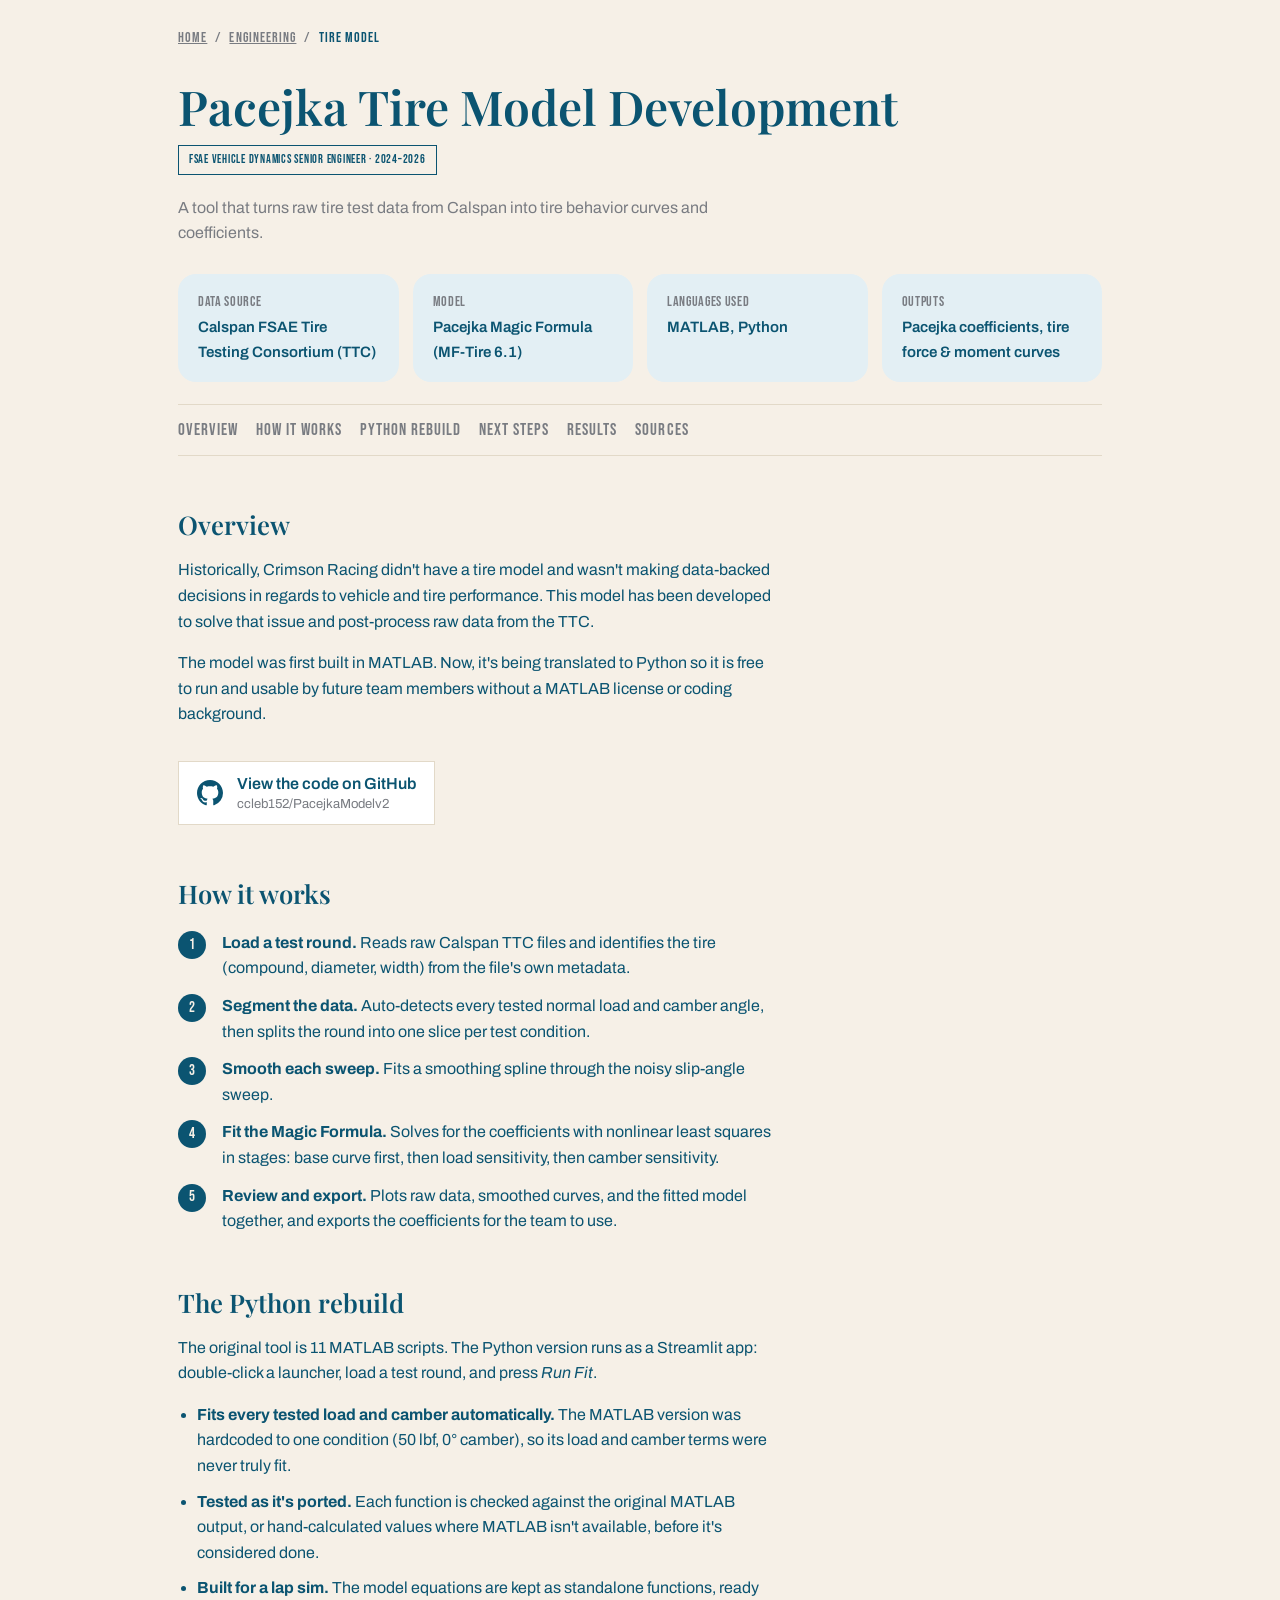
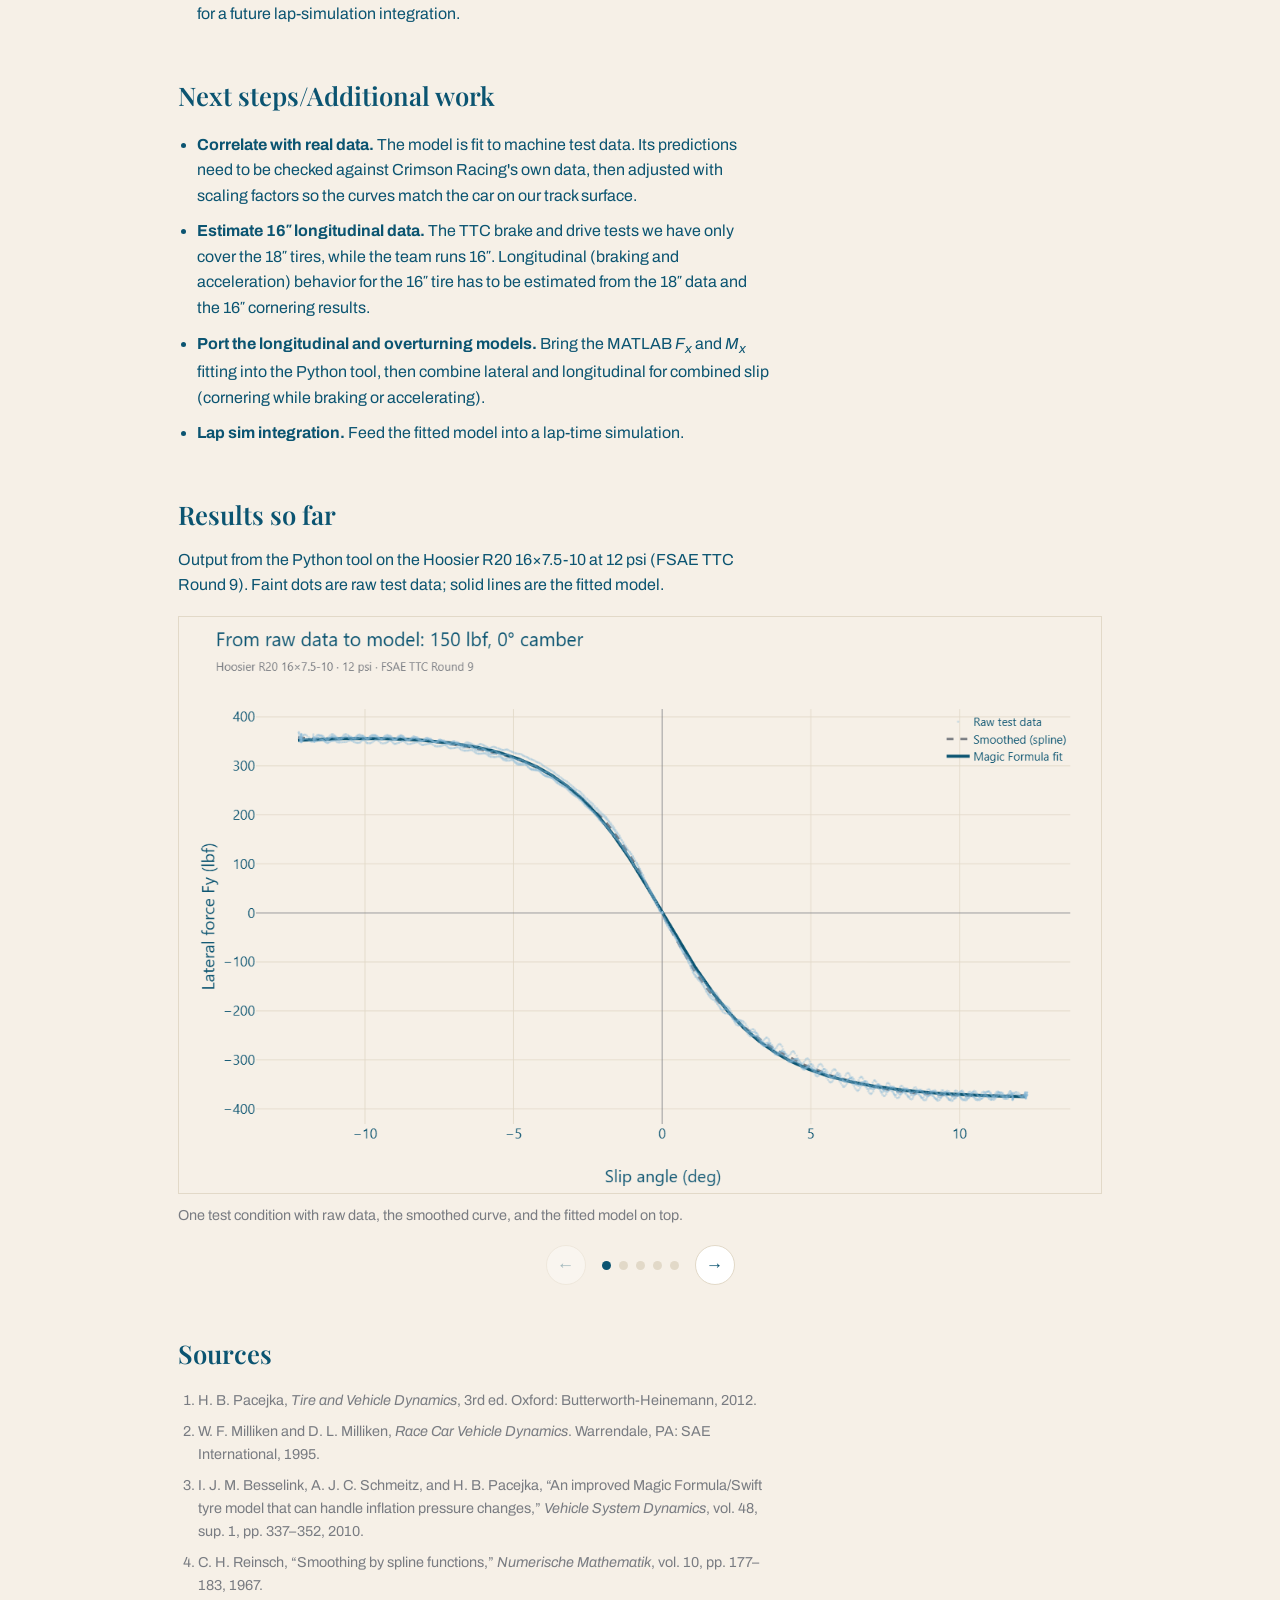
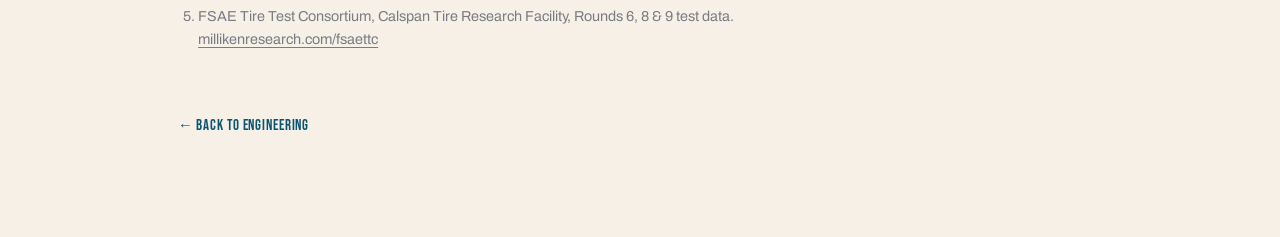
<file: engineering/tire-model.html>
<!doctype html>
<html lang="en">
<head>
<meta charset="utf-8">
<meta name="viewport" content="width=device-width, initial-scale=1">
<title>Tire Model · CC LeBlanc</title>
<link rel="stylesheet" href="https://fonts.googleapis.com/css2?family=Playfair+Display:ital,wght@0,500;0,600;0,700;1,500;1,600&family=Archivo:wght@400;500;600;700&family=Bebas+Neue&display=swap">
<link rel="stylesheet" href="../css/style.css">
</head>
<body>

<main data-parent="engineering">

    <div class="crumbs eng"><a href="../index.html">Home</a><span>/</span><a href="index.html">Engineering</a><span>/</span><span class="cur">Tire Model</span></div>
    <div class="detail-head">
      <h1>Pacejka Tire Model Development</h1>
      <span class="status eng">FSAE Vehicle Dynamics Senior Engineer · 2024–2026</span>
      <p class="sub">A tool that turns raw tire test data from Calspan into tire behavior curves and coefficients.</p>
    </div>

    <div class="fact-row">
      <div class="f"><div class="k">Data source</div><div class="v">Calspan FSAE Tire Testing Consortium (TTC)</div></div>
      <div class="f"><div class="k">Model</div><div class="v">Pacejka Magic Formula (MF-Tire 6.1)</div></div>
      <div class="f"><div class="k">Languages used</div><div class="v">MATLAB, Python</div></div>
      <div class="f"><div class="k">Outputs</div><div class="v">Pacejka coefficients, tire force &amp; moment curves</div></div>
    </div>

    <nav class="toc" aria-label="On this page">
      <a href="#overview">Overview</a>
      <a href="#how">How it works</a>
      <a href="#rebuild">Python rebuild</a>
      <a href="#next">Next steps</a>
      <a href="#results">Results</a>
      <a href="#sources">Sources</a>
    </nav>

    <section class="prose" id="overview">
      <h2>Overview</h2>
      <p>Historically, Crimson Racing didn't have a tire model and wasn't making data-backed decisions in regards to vehicle and tire performance. This model has been developed to solve that issue and post-process raw data from the TTC.</p>
      <p>The model was first built in MATLAB. Now, it's being translated to Python so it is free to run and usable by future team members without a MATLAB license or coding background.</p>
      <a class="repo-link" href="https://github.com/ccleb152/PacejkaModelv2" target="_blank" rel="noopener">
        <svg viewBox="0 0 16 16" aria-hidden="true"><path fill="currentColor" d="M8 0C3.58 0 0 3.58 0 8c0 3.54 2.29 6.53 5.47 7.59.4.07.55-.17.55-.38 0-.19-.01-.82-.01-1.49-2.01.37-2.53-.49-2.69-.94-.09-.23-.48-.94-.82-1.13-.28-.15-.68-.52-.01-.53.63-.01 1.08.58 1.23.82.72 1.21 1.87.87 2.33.66.07-.52.28-.87.51-1.07-1.78-.2-3.64-.89-3.64-3.95 0-.87.31-1.59.82-2.15-.08-.2-.36-1.02.08-2.12 0 0 .67-.21 2.2.82.64-.18 1.32-.27 2-.27.68 0 1.36.09 2 .27 1.53-1.04 2.2-.82 2.2-.82.44 1.1.16 1.92.08 2.12.51.56.82 1.27.82 2.15 0 3.07-1.87 3.75-3.65 3.95.29.25.54.73.54 1.48 0 1.07-.01 1.93-.01 2.2 0 .21.15.46.55.38A8.013 8.013 0 0016 8c0-4.42-3.58-8-8-8z"/></svg>
        <span>View the code on GitHub<small>ccleb152/PacejkaModelv2</small></span>
      </a>
    </section>

    <section class="prose" id="how">
      <h2>How it works</h2>
      <ol class="steps">
        <li><strong>Load a test round.</strong> Reads raw Calspan TTC files and identifies the tire (compound, diameter, width) from the file's own metadata.</li>
        <li><strong>Segment the data.</strong> Auto-detects every tested normal load and camber angle, then splits the round into one slice per test condition.</li>
        <li><strong>Smooth each sweep.</strong> Fits a smoothing spline through the noisy slip-angle sweep.</li>
        <li><strong>Fit the Magic Formula.</strong> Solves for the coefficients with nonlinear least squares in stages: base curve first, then load sensitivity, then camber sensitivity.</li>
        <li><strong>Review and export.</strong> Plots raw data, smoothed curves, and the fitted model together, and exports the coefficients for the team to use.</li>
      </ol>
    </section>

    <section class="prose" id="rebuild">
      <h2>The Python rebuild</h2>
      <p>The original tool is 11 MATLAB scripts. The Python version runs as a Streamlit app: double-click a launcher, load a test round, and press <em>Run Fit</em>.</p>
      <ul>
        <li><strong>Fits every tested load and camber automatically.</strong> The MATLAB version was hardcoded to one condition (50 lbf, 0° camber), so its load and camber terms were never truly fit.</li>
        <li><strong>Tested as it's ported.</strong> Each function is checked against the original MATLAB output, or hand-calculated values where MATLAB isn't available, before it's considered done.</li>
        <li><strong>Built for a lap sim.</strong> The model equations are kept as standalone functions, ready for a future lap-simulation integration.</li>
      </ul>
    </section>

    <section class="prose" id="next">
      <h2>Next steps/Additional work</h2>
      <ul>
        <li><strong>Correlate with real data.</strong> The model is fit to machine test data. Its predictions need to be checked against Crimson Racing's own data, then adjusted with scaling factors so the curves match the car on our track surface.</li>
        <li><strong>Estimate 16&Prime; longitudinal data.</strong> The TTC brake and drive tests we have only cover the 18&Prime; tires, while the team runs 16&Prime;. Longitudinal (braking and acceleration) behavior for the 16&Prime; tire has to be estimated from the 18&Prime; data and the 16&Prime; cornering results.</li>
        <li><strong>Port the longitudinal and overturning models.</strong> Bring the MATLAB <em>F<sub>x</sub></em> and <em>M<sub>x</sub></em> fitting into the Python tool, then combine lateral and longitudinal for combined slip (cornering while braking or accelerating).</li>
        <li><strong>Lap sim integration.</strong> Feed the fitted model into a lap-time simulation.</li>
      </ul>
    </section>

    <section id="results">
      <div class="prose"><h2>Results so far</h2>
        <p>Output from the Python tool on the Hoosier R20 16×7.5-10 at 12 psi (FSAE TTC Round 9). Faint dots are raw test data; solid lines are the fitted model.</p>
      </div>
      <div class="gallery" data-gallery>
        <div class="gallery-track" tabindex="0" aria-label="Tire model plots, scroll or use the arrow buttons">
          <figure class="slide"><img src="../images/tire-model/fy-pipeline.png" alt="Lateral force vs slip angle at 150 lbf showing raw data, smoothed spline, and Magic Formula fit overlapping closely" loading="lazy"><figcaption>One test condition with raw data, the smoothed curve, and the fitted model on top.</figcaption></figure>
          <figure class="slide"><img src="../images/tire-model/fy-load.png" alt="Lateral force vs slip angle for normal loads from 50 to 250 lbf" loading="lazy"><figcaption>Lateral force across five normal loads.</figcaption></figure>
          <figure class="slide"><img src="../images/tire-model/fy-camber.png" alt="Lateral force vs slip angle at 0, 2 and 4 degrees camber" loading="lazy"><figcaption>Lateral force across camber.</figcaption></figure>
          <figure class="slide"><img src="../images/tire-model/mz-load.png" alt="Aligning moment vs slip angle for normal loads from 50 to 250 lbf" loading="lazy"><figcaption>Aligning moment across load.</figcaption></figure>
          <figure class="slide"><img src="../images/tire-model/mz-camber.png" alt="Aligning moment vs slip angle at 0, 2 and 4 degrees camber" loading="lazy"><figcaption>Aligning moment across camber.</figcaption></figure>
        </div>
        <div class="gallery-nav">
          <button type="button" class="gallery-btn" data-prev aria-label="Previous plot">←</button>
          <div class="gallery-dots" role="tablist"></div>
          <button type="button" class="gallery-btn" data-next aria-label="Next plot">→</button>
        </div>
      </div>
    </section>

    <section class="prose sources" id="sources">
      <h2>Sources</h2>
      <!-- Add more sources as <li> entries below, newest ideas anywhere; they're numbered automatically. -->
      <ol>
        <li>H. B. Pacejka, <em>Tire and Vehicle Dynamics</em>, 3rd ed. Oxford: Butterworth-Heinemann, 2012.</li>
        <li>W. F. Milliken and D. L. Milliken, <em>Race Car Vehicle Dynamics</em>. Warrendale, PA: SAE International, 1995.</li>
        <li>I. J. M. Besselink, A. J. C. Schmeitz, and H. B. Pacejka, &ldquo;An improved Magic Formula/Swift tyre model that can handle inflation pressure changes,&rdquo; <em>Vehicle System Dynamics</em>, vol. 48, sup. 1, pp. 337–352, 2010.</li>
        <li>C. H. Reinsch, &ldquo;Smoothing by spline functions,&rdquo; <em>Numerische Mathematik</em>, vol. 10, pp. 177–183, 1967.</li>
        <li>FSAE Tire Test Consortium, Calspan Tire Research Facility, Rounds 6, 8 &amp; 9 test data. <a href="https://www.millikenresearch.com/fsaettc.html" target="_blank" rel="noopener">millikenresearch.com/fsaettc</a></li>
      </ol>
    </section>

    <a class="back" href="index.html">← Back to Engineering</a>

</main>

<script src="../js/gallery.js"></script>

</body>
</html>
</file>
<file: css/style.css>
:root{
  --bg:#f6f0e7;
  --surface:#ffffff;
  --ink:#0b5471;
  --muted:#797c82;
  --line:#e2d9c8;
  --eng:#0b5471;
  --eng-tint:#e3eff4;
  --creative:#85b7d6;
  --creative-tint:#e7e6e8;
  --band:#0b5471;
  --band-ink:#f6f0e7;
  --band-muted:#c3d6e0;
  --band-line:rgba(246,240,231,0.18);
}
@media (prefers-color-scheme: dark){
  :root:not([data-theme="light"]){
    --bg:#12191c;
    --surface:#1a2226;
    --ink:#f6f0e7;
    --muted:#a9adb3;
    --line:#2c363b;
    --eng:#85b7d6;
    --eng-tint:#182a30;
    --creative:#c7c2b6;
    --creative-tint:#2a2925;
    --band:#0c1215;
    --band-ink:#f6f0e7;
    --band-muted:#a9adb3;
    --band-line:#2c363b;
  }
}
:root[data-theme="dark"]{
  --bg:#12191c;
  --surface:#1a2226;
  --ink:#f6f0e7;
  --muted:#a9adb3;
  --line:#2c363b;
  --eng:#85b7d6;
  --eng-tint:#182a30;
  --creative:#c7c2b6;
  --creative-tint:#2a2925;
  --band:#0c1215;
  --band-ink:#f6f0e7;
  --band-muted:#a9adb3;
  --band-line:#2c363b;
}

*{box-sizing:border-box;}
body{
  background:var(--bg);
  color:var(--ink);
  font-family:"Archivo","Segoe UI",Arial,sans-serif;
  margin:0;
  line-height:1.6;
  overflow-x:clip;
}
a{color:inherit;}
img{max-width:100%;display:block;}
::selection{background:var(--creative);color:#fff;}

.serif{font-family:"Playfair Display","Georgia",serif;font-weight:600;text-wrap:balance;}
.shout{
  font-family:"Bebas Neue","Archivo",sans-serif;
  letter-spacing:0.06em;
  text-transform:uppercase;
}
.eyebrow{
  font-family:"Bebas Neue",sans-serif;
  letter-spacing:0.16em;
  text-transform:uppercase;
  font-size:0.85rem;
  color:var(--muted);
}
h1,h2,h3{margin:0;text-wrap:balance;}

/* ---- topbar ---- */
header.topbar{
  position:sticky;
  top:env(safe-area-inset-top,0px);
  z-index:30;
  display:flex;
  align-items:center;
  justify-content:space-between;
  padding:16px 28px;
  background:color-mix(in srgb, var(--bg) 88%, transparent);
  backdrop-filter:blur(6px);
  border-bottom:1px solid var(--line);
}
@media (max-width:640px){ header.topbar{padding:14px 18px;} }
header.topbar .brand{
  font-family:"Playfair Display",serif;
  font-weight:600;
  font-size:1.35rem;
  text-decoration:none;
}
header.topbar .brand em{color:var(--creative);font-style:italic;}
header.topbar nav{display:flex;gap:22px;align-items:center;}
header.topbar nav a{
  text-decoration:none;
  font-family:"Bebas Neue",sans-serif;
  letter-spacing:0.08em;
  font-size:0.95rem;
  color:var(--muted);
}
header.topbar nav a:hover{color:var(--ink);}
header.topbar nav a.on{color:var(--ink);}

main{max-width:980px;margin:0 auto;padding:0 28px 100px;}
@media (max-width:640px){ main{padding:0 18px 80px;} }

@media (prefers-reduced-motion:no-preference){
  main{animation:fade .4s ease;}
  @keyframes fade{from{opacity:0;transform:translateY(6px);}to{opacity:1;transform:none;}}
}

.crumbs{
  font-family:"Bebas Neue",sans-serif;
  letter-spacing:0.08em;
  font-size:0.85rem;
  color:var(--muted);
  padding-top:28px;
  display:flex;
  gap:8px;
  align-items:center;
}
.crumbs .cur{color:var(--ink);}
.crumbs.eng .cur{color:var(--eng);}
.crumbs.creative .cur{color:var(--creative);}

/* ---- home hero ---- */
.hero{padding-top:18px;display:grid;grid-template-columns:1.3fr 1fr;gap:40px;align-items:center;}
@media (max-width:760px){ .hero{grid-template-columns:1fr;} }
.hero h1{font-size:clamp(1.6rem,3.4vw,2.9rem);letter-spacing:-0.01em;}
.hero h1 em{color:var(--creative);font-style:italic;}
.bio{max-width:56ch;margin-top:16px;color:var(--muted);font-size:1.05rem;}
.bio-edu{max-width:56ch;margin-top:16px;padding-left:1.1em;display:flex;flex-direction:column;gap:10px;color:var(--muted);font-size:0.98rem;}
.bio-edu strong{color:var(--ink);}
.bio-edu ul{margin-top:4px;padding-left:1.2em;display:flex;flex-direction:column;gap:2px;font-size:0.9rem;}
.hero-links{display:flex;gap:18px;margin-top:20px;flex-wrap:wrap;}
.hero-links a{
  font-family:"Bebas Neue",sans-serif;
  letter-spacing:0.06em;
  font-size:0.95rem;
  text-decoration:underline;
  text-underline-offset:4px;
}

.frame{
  aspect-ratio:4/5;
  border:1px solid var(--line);
  background:
    linear-gradient(90deg, transparent 9px, var(--line) 9px, var(--line) 10px, transparent 10px) 0 0/10px 100%,
    linear-gradient(0deg, transparent 9px, var(--line) 9px, var(--line) 10px, transparent 10px) 0 0/100% 10px,
    var(--surface);
  background-repeat:no-repeat;
  display:flex;
  align-items:center;
  justify-content:center;
  text-align:center;
  padding:20px;
  position:relative;
}
.frame::before,.frame::after{
  content:"";
  position:absolute;
  width:14px;height:14px;
  border:1px solid #fff;
  z-index:2;
}
.frame::before{top:8px;left:8px;border-right:none;border-bottom:none;}
.frame::after{bottom:8px;right:8px;border-left:none;border-top:none;}
.frame .cap{font-family:"Bebas Neue",sans-serif;letter-spacing:0.06em;font-size:0.8rem;color:var(--muted);}
.frame img{position:absolute;inset:0;width:100%;height:100%;object-fit:cover;object-position:center 30%;z-index:0;}

/* ---- skills strip: full-bleed dark band ---- */
.skills{
  width:100vw;
  margin-left:calc(50% - 50vw);
  margin-right:calc(50% - 50vw);
  margin-top:64px;
  background:var(--band);
  color:var(--band-ink);
}
.skills-inner{
  max-width:980px;margin:0 auto;padding:44px 28px;
  display:grid;grid-template-columns:200px 1fr;gap:36px;align-items:start;
}
@media (max-width:640px){ .skills-inner{padding:36px 18px;} }
@media (max-width:860px){ .skills-inner{grid-template-columns:1fr;gap:28px;} }
.skills h2{
  font-family:"Playfair Display",serif;font-weight:600;
  font-size:clamp(1.7rem,3vw,2.2rem);line-height:1.15;margin-top:6px;
}
.skills h2 em{color:var(--creative);font-style:italic;}
.skill-grid{display:grid;grid-template-columns:repeat(3,1fr);gap:0;}
@media (max-width:860px){ .skill-grid{grid-template-columns:repeat(2,1fr);row-gap:28px;} }
@media (max-width:480px){ .skill-grid{grid-template-columns:1fr;} }
.skill{padding:0 20px;border-left:1px solid var(--band-line);}
.skill:first-child{border-left:none;padding-left:0;}
@media (max-width:860px){ .skill:nth-child(odd){border-left:none;padding-left:0;} }
@media (max-width:480px){ .skill{border-left:none;padding-left:0;} }
.skill svg{width:28px;height:28px;color:var(--creative);}
.skill h3{font-family:"Playfair Display",serif;font-weight:600;font-size:1.08rem;margin-top:12px;}
.skill p{font-size:0.84rem;line-height:1.5;color:var(--band-muted);margin:6px 0 0;}

/* ---- notable projects ---- */
.notable{
  display:grid;grid-template-columns:200px 1fr;gap:36px;margin-top:64px;align-items:start;
}
@media (max-width:860px){ .notable{grid-template-columns:1fr;gap:24px;} }
.notable h2{
  font-family:"Playfair Display",serif;font-weight:600;
  font-size:clamp(1.9rem,3.4vw,2.6rem);line-height:1.1;margin-top:6px;
}
.notable h2 em{color:var(--creative);font-style:italic;}
.pill{
  display:inline-block;margin-top:22px;padding:8px 18px;
  background:var(--eng);color:var(--bg);text-decoration:none;
  font-family:"Bebas Neue",sans-serif;letter-spacing:0.08em;font-size:0.9rem;
  border-radius:999px;transition:opacity .15s ease;
}
.pill:hover{opacity:.85;}
.notable-grid{display:grid;grid-template-columns:repeat(3,1fr);gap:18px;}
@media (max-width:640px){ .notable-grid{grid-template-columns:1fr;} }
.n-card{text-decoration:none;display:flex;flex-direction:column;}
/* while only one project is public, show it as a wide feature card */
.notable-grid:has(> .n-card:only-child){grid-template-columns:1fr;}
.n-card:only-child .n-cover{aspect-ratio:16/9;}
/* two public projects: split the row evenly */
.notable-grid:has(> .n-card:nth-child(2):last-child){grid-template-columns:repeat(2,1fr);}
.notable-grid:has(> .n-card:nth-child(2):last-child) .n-cover{aspect-ratio:4/3;}
@media (max-width:640px){ .notable-grid:has(> .n-card:nth-child(2):last-child){grid-template-columns:1fr;} }
.n-cover{
  position:relative;aspect-ratio:4/5;overflow:hidden;
  background:var(--eng-tint);border:1px solid var(--line);
  display:flex;align-items:flex-end;padding:16px;
}
@media (max-width:640px){ .n-cover{aspect-ratio:16/10;} }
.n-cover img{position:absolute;inset:0;width:100%;height:100%;object-fit:cover;transition:transform .5s ease;}
.n-card:hover .n-cover img{transform:scale(1.04);}
.n-meta{display:flex;justify-content:space-between;align-items:flex-start;gap:10px;margin-top:12px;}
.n-meta h3{font-family:"Bebas Neue",sans-serif;letter-spacing:0.06em;font-size:1.05rem;font-weight:400;}
.n-meta p{margin:0;font-size:0.8rem;color:var(--muted);}
.n-meta .arrow{transition:transform .25s ease;}
.n-card:hover .n-meta .arrow{transform:translateX(4px);}

/* ---- fork: full-bleed split, cuts off mid-page ---- */
.fork{
  display:flex;
  width:100vw;
  margin-left:calc(50% - 50vw);
  margin-right:calc(50% - 50vw);
  margin-top:64px;
  border-top:1px solid var(--line);
  border-bottom:1px solid var(--line);
}
@media (max-width:700px){ .fork{flex-direction:column;} }

.fork-half{
  position:relative;
  flex:1 1 0%;
  min-height:clamp(300px,42vh,480px);
  display:flex;
  flex-direction:column;
  justify-content:center;
  padding:44px 6vw;
  color:#fff;
  text-decoration:none;
  overflow:hidden;
  transition:flex-grow .45s cubic-bezier(.2,.8,.2,1);
  border-right:1px solid rgba(255,255,255,0.22);
}
.fork-half:last-child{border-right:none;}
@media (max-width:700px){
  .fork-half{border-right:none;border-bottom:1px solid rgba(255,255,255,0.22);min-height:260px;}
  .fork-half:last-child{border-bottom:none;}
}
.fork-half:hover{flex-grow:1.5;}

.fork-bg{position:absolute;inset:0;z-index:0;}
.fork-bg::after{
  content:"";position:absolute;inset:0;
  background:linear-gradient(180deg, rgba(10,10,10,.32), rgba(10,10,10,.58));
}
.fork-half.eng .fork-bg{background:url("../images/cr26-car.jpg") 60% 68%/cover no-repeat;}
.fork-half.creative .fork-bg{background:url("../images/creative.jpg") center 40%/cover no-repeat;}
.fork-half .cap{
  position:absolute;bottom:14px;z-index:1;
  font-family:"Bebas Neue",sans-serif;font-size:0.7rem;letter-spacing:0.06em;
  color:rgba(255,255,255,0.55);
}
.fork-half.eng .cap{left:6vw;}
.fork-half.creative .cap{right:6vw;}

.fork-content{position:relative;z-index:1;max-width:34ch;}
.fork-half h2{
  font-family:"Playfair Display",serif;
  font-weight:600;
  font-style:normal;
  font-size:clamp(2rem,4.6vw,3.2rem);
  display:inline-flex;
  align-items:center;
  gap:10px;
}
.fork-half .arrow{
  display:inline-block;
  opacity:0.35;
  transform:translateX(0);
  transition:all .35s ease;
  font-style:normal;
}
.fork-half:hover .arrow{opacity:1;transform:translateX(10px);}
.fork-tagline{margin-top:12px;font-size:0.95rem;color:rgba(255,255,255,0.82);}
.fork-chips{margin-top:22px;display:flex;flex-direction:column;gap:6px;}
.fork-chips span{font-size:0.85rem;color:rgba(255,255,255,0.68);}

/* ---- home extras ---- */
.split{display:grid;grid-template-columns:1fr 1fr;gap:40px;margin-top:60px;}
@media (max-width:700px){ .split{grid-template-columns:1fr;} }
.block h3{font-family:"Playfair Display",serif;font-weight:600;font-size:1.5rem;margin-bottom:14px;}
.edu-card{border:1px solid var(--line);padding:16px;margin-bottom:12px;background:var(--surface);}
.edu-card .meta{font-family:"Bebas Neue",sans-serif;letter-spacing:0.04em;font-size:0.85rem;color:var(--muted);margin-top:4px;}
.involve-list{display:flex;flex-direction:column;gap:6px;font-size:0.95rem;}

footer.pagefoot{
  margin-top:72px;padding-top:20px;border-top:1px solid var(--line);
  font-family:"Bebas Neue",sans-serif;letter-spacing:0.06em;font-size:0.85rem;color:var(--muted);
  display:flex;justify-content:space-between;flex-wrap:wrap;gap:10px;
}
footer.pagefoot a{text-decoration:underline;text-underline-offset:3px;}

/* ---- hub pages ---- */
.hub-head{padding-top:14px;}
.hub-head h1{font-family:"Playfair Display",serif;font-weight:600;font-size:clamp(2.2rem,5vw,3.2rem);margin-top:8px;}
.hub-head p{color:var(--muted);max-width:60ch;margin-top:12px;}
/* full-width photo banner behind a hub page title (set the photo inline) */
.hub-hero{
  position:relative;display:flex;align-items:flex-end;
  width:100vw;margin-left:calc(50% - 50vw);margin-right:calc(50% - 50vw);
  min-height:clamp(260px,42vh,440px);
  background-size:cover;background-position:center 55%;color:#fff;
}
.hub-hero::before{content:"";position:absolute;inset:0;background:linear-gradient(180deg,rgba(10,20,26,.25) 0%,rgba(10,20,26,.78) 100%);}
.hub-hero-inner{position:relative;width:100%;max-width:980px;margin:0 auto;padding:28px 28px 34px;}
@media (max-width:640px){ .hub-hero-inner{padding:22px 18px 26px;} }
.hub-hero .crumbs{padding-top:0;color:rgba(255,255,255,.75);}
.hub-hero .crumbs .cur{color:#fff;}
.hub-hero h1{font-family:"Playfair Display",serif;font-weight:600;font-size:clamp(2.2rem,5vw,3.4rem);line-height:1.1;margin-top:10px;max-width:20ch;}
.tool-strip{display:flex;flex-wrap:wrap;gap:8px;margin-top:24px;}
.tool-strip span{
  font-family:"Archivo",sans-serif;font-size:0.8rem;font-weight:600;color:var(--eng);
  padding:6px 14px;border-radius:999px;background:var(--eng-tint);
}
.status{
  display:inline-block;font-family:"Bebas Neue",sans-serif;letter-spacing:0.06em;
  font-size:0.78rem;padding:4px 10px;border:1px solid currentColor;margin-bottom:10px;
}
.status.eng{color:var(--eng);}
.status.creative{color:var(--creative);}

.card-grid{display:grid;grid-template-columns:1fr 1fr;gap:20px;margin-top:32px;}
@media (max-width:700px){ .card-grid{grid-template-columns:1fr;} }
.proj-card{
  border:1px solid var(--line);background:var(--surface);
  padding:24px;text-decoration:none;display:flex;flex-direction:column;gap:10px;
  transition:border-color .15s ease;
}
.proj-card:hover{border-color:var(--muted);}
.proj-card h3{font-family:"Playfair Display",serif;font-weight:600;font-size:1.5rem;}
.proj-card .tag{font-family:"Bebas Neue",sans-serif;letter-spacing:0.06em;font-size:0.78rem;}
.proj-card.eng .tag{color:var(--eng);}
.proj-card.creative .tag{color:var(--creative);}
.proj-card p{color:var(--muted);font-size:0.92rem;margin:0;}
.proj-card .go{margin-top:auto;font-family:"Bebas Neue",sans-serif;letter-spacing:0.06em;font-size:0.85rem;}

/* ---- detail pages ---- */
.detail-head{padding-top:10px;}
.detail-head h1{font-family:"Playfair Display",serif;font-weight:600;font-size:clamp(2rem,5vw,3rem);margin-top:8px;}
.detail-head .sub{color:var(--muted);max-width:62ch;margin-top:10px;}
.fact-row{
  display:grid;grid-template-columns:repeat(auto-fit,minmax(170px,1fr));
  gap:14px;margin-top:28px;
}
.fact-row .f{background:var(--eng-tint);border-radius:18px;padding:18px 20px;}
.fact-row .f .k{font-family:"Bebas Neue",sans-serif;font-size:0.85rem;letter-spacing:0.05em;color:var(--muted);text-transform:uppercase;}
.fact-row .f .v{font-size:0.94rem;font-weight:600;margin-top:2px;}

/* big-number result cards (same rounded look as .fact-row) */
.stats{display:grid;grid-template-columns:repeat(auto-fit,minmax(160px,1fr));gap:14px;margin-top:28px;}
.stat{background:var(--eng-tint);border-radius:18px;padding:18px 20px;}
.stat .num{font-family:"Playfair Display",serif;font-weight:600;font-size:clamp(1.6rem,3vw,2.1rem);line-height:1.1;color:var(--eng);white-space:nowrap;}
.stat .lbl{font-size:0.85rem;color:var(--muted);margin-top:6px;line-height:1.4;}

/* accomplishment cards: what I did + measured result */
.wins{display:flex;flex-direction:column;gap:18px;margin-top:4px;}
.win{border:1px solid var(--line);background:var(--surface);border-radius:18px;padding:22px 24px;display:flex;flex-direction:column;gap:10px;}
.win h3{font-family:"Playfair Display",serif;font-weight:600;font-size:1.2rem;}
.win p{margin:0;font-size:0.94rem;color:var(--muted);}
.win .result{margin-top:auto;padding-top:12px;border-top:1px solid var(--line);color:var(--ink);font-weight:600;}
.win .result span{display:block;font-family:"Bebas Neue",sans-serif;font-weight:400;letter-spacing:0.08em;font-size:0.85rem;color:var(--eng);}
/* card with a figure beside the text (stacks on narrow screens) */
.win.has-fig{display:grid;grid-template-columns:minmax(0,1fr) minmax(0,1.25fr);gap:20px 28px;align-items:start;}
@media (max-width:760px){ .win.has-fig{grid-template-columns:1fr;} }
.win-text{display:flex;flex-direction:column;gap:10px;height:100%;}
.win-text a{color:var(--eng);text-underline-offset:3px;}
.win-fig{margin:0;display:grid;gap:10px;}
.win-fig.two{grid-template-columns:1fr 1fr;align-items:center;}
.win-fig.two figcaption{grid-column:1 / -1;}
.win-fig img{width:100%;max-height:440px;object-fit:contain;border-radius:12px;border:1px solid var(--line);background:#fff;}
.win-fig figcaption{font-size:0.82rem;color:var(--muted);}
.adjust{margin:0;padding-left:1.1em;display:flex;flex-direction:column;gap:4px;font-size:0.92rem;color:var(--muted);}
.adjust strong{color:var(--ink);font-weight:600;}

/* tolerance tiers (FARO card) */
.tiers{grid-column:1 / -1;display:grid;grid-template-columns:repeat(3,1fr);gap:12px;}
@media (max-width:640px){ .tiers{grid-template-columns:1fr;} }
.tier{background:var(--eng-tint);border-radius:14px;padding:14px 16px;border-top:4px solid;}
.tier.t1{border-top-color:#a4343a;}
.tier.t2{border-top-color:#d9a441;}
.tier.t3{border-top-color:#4f8a5b;}
.tier h4{margin:0;font-family:"Bebas Neue",sans-serif;font-weight:400;letter-spacing:0.08em;font-size:1.05rem;}
.tier p{margin:2px 0 8px;font-size:0.85rem;font-weight:600;color:var(--ink);}
.tier ul{margin:0;padding-left:1.1em;font-size:0.85rem;color:var(--muted);}
.tiers-note{grid-column:1 / -1;margin:0;font-size:0.85rem;color:var(--muted);}

.prose{margin-top:30px;max-width:66ch;}
.prose ul{padding-left:1.2em;display:flex;flex-direction:column;gap:10px;}
.prose p{margin-top:0;}

/* ---- long project pages: sections, equations, gallery, sources ---- */
.toc{display:flex;flex-wrap:wrap;gap:6px 18px;margin-top:22px;padding:12px 0;border-top:1px solid var(--line);border-bottom:1px solid var(--line);}
.toc a{font-family:"Bebas Neue",sans-serif;letter-spacing:0.06em;font-size:1.05rem;color:var(--muted);text-decoration:none;}
.toc a:hover{color:var(--eng);}
main section[id]{scroll-margin-top:20px;}
.prose h2{font-family:"Playfair Display",serif;font-weight:600;font-size:1.6rem;margin:48px 0 12px;}
.prose h3{font-family:"Playfair Display",serif;font-weight:600;font-size:1.15rem;margin:28px 0 8px;}
.steps{list-style:none;counter-reset:step;padding:0;display:flex;flex-direction:column;gap:12px;}
.steps li{counter-increment:step;position:relative;padding-left:44px;}
.steps li::before{
  content:counter(step);position:absolute;left:0;top:1px;width:28px;height:28px;border-radius:50%;
  background:var(--eng);color:var(--bg);display:flex;align-items:center;justify-content:center;
  font-family:"Bebas Neue",sans-serif;font-size:0.95rem;letter-spacing:0;
}
.repo-link{
  display:inline-flex;align-items:center;gap:14px;margin-top:18px;padding:12px 18px;
  border:1px solid var(--line);background:var(--surface);text-decoration:none;transition:border-color .15s ease;
}
.repo-link:hover{border-color:var(--eng);}
.repo-link svg{width:26px;height:26px;flex:none;}
.repo-link span{display:flex;flex-direction:column;font-weight:600;line-height:1.3;}
.repo-link small{font-weight:400;color:var(--muted);font-size:0.82rem;}

.gallery{margin-top:18px;}
.gallery-track{
  display:flex;gap:16px;overflow-x:auto;scroll-snap-type:x mandatory;scroll-behavior:smooth;
  scrollbar-width:none;padding-bottom:4px;
}
.gallery-track::-webkit-scrollbar{display:none;}
@media (prefers-reduced-motion:reduce){ .gallery-track{scroll-behavior:auto;} }
.slide{flex:0 0 100%;scroll-snap-align:center;margin:0;}
.slide img{width:100%;height:auto;border:1px solid var(--line);background:#f6f0e7;}
/* mixed-size photos: same 3:2 frame for every slide so the buttons don't jump;
   add class="fit" to a slide to show the whole image (e.g. CAD renders) instead of cropping */
#gallery .slide img{aspect-ratio:3/2;object-fit:cover;border-radius:14px;}
#gallery .slide.fit img{object-fit:contain;background:#fff;}
.slide figcaption{margin-top:10px;color:var(--muted);font-size:0.9rem;max-width:66ch;}
.gallery-nav{display:flex;align-items:center;justify-content:center;gap:16px;margin-top:14px;}
.gallery-btn{
  width:40px;height:40px;border-radius:50%;border:1px solid var(--line);background:var(--surface);color:var(--ink);
  font-size:1.1rem;cursor:pointer;transition:border-color .15s ease;
}
.gallery-btn:hover{border-color:var(--eng);}
.gallery-btn:disabled{opacity:.35;cursor:default;}
.gallery-dots{display:flex;gap:8px;}
.gallery-dots button{width:9px;height:9px;padding:0;border-radius:50%;border:none;background:var(--line);cursor:pointer;}
.gallery-dots button[aria-selected="true"]{background:var(--eng);}

.sources ol{padding-left:1.4em;display:flex;flex-direction:column;gap:8px;font-size:0.9rem;color:var(--muted);}
.sources a{text-decoration:underline;text-underline-offset:3px;}

.two-figs{display:grid;grid-template-columns:1fr 1fr;gap:18px;margin-top:30px;}
@media (max-width:640px){ .two-figs{grid-template-columns:1fr;} }
.fig{
  border:1px dashed var(--line);background:var(--eng-tint);
  aspect-ratio:4/3;display:flex;align-items:center;justify-content:center;
  text-align:center;padding:16px;
}
main[data-parent="creative"] .fig{background:var(--creative-tint);}
.fig .cap{font-family:"Bebas Neue",sans-serif;font-size:0.78rem;letter-spacing:0.04em;color:var(--muted);text-transform:uppercase;}

.back{
  display:inline-flex;align-items:center;gap:6px;margin-top:48px;
  text-decoration:none;font-family:"Bebas Neue",sans-serif;letter-spacing:0.06em;font-size:0.92rem;
}
main[data-parent="engineering"] .back{color:var(--eng);}
main[data-parent="creative"] .back{color:var(--creative);}

/* ---- contact ---- */
.contact-grid{display:grid;grid-template-columns:1fr 1fr;gap:16px;margin-top:28px;}
@media (max-width:640px){ .contact-grid{grid-template-columns:1fr;} }
.contact-card{border:1px solid var(--line);background:var(--surface);border-radius:18px;padding:22px 24px;display:flex;flex-direction:column;gap:6px;}
.contact-card .k{font-family:"Bebas Neue",sans-serif;font-size:1rem;letter-spacing:0.06em;text-transform:uppercase;color:var(--muted);}
.contact-card .v{font-size:1.05rem;}
.contact-card a{text-decoration:underline;text-underline-offset:3px;}

:focus-visible{outline:2px solid var(--creative);outline-offset:2px;}
</file>
